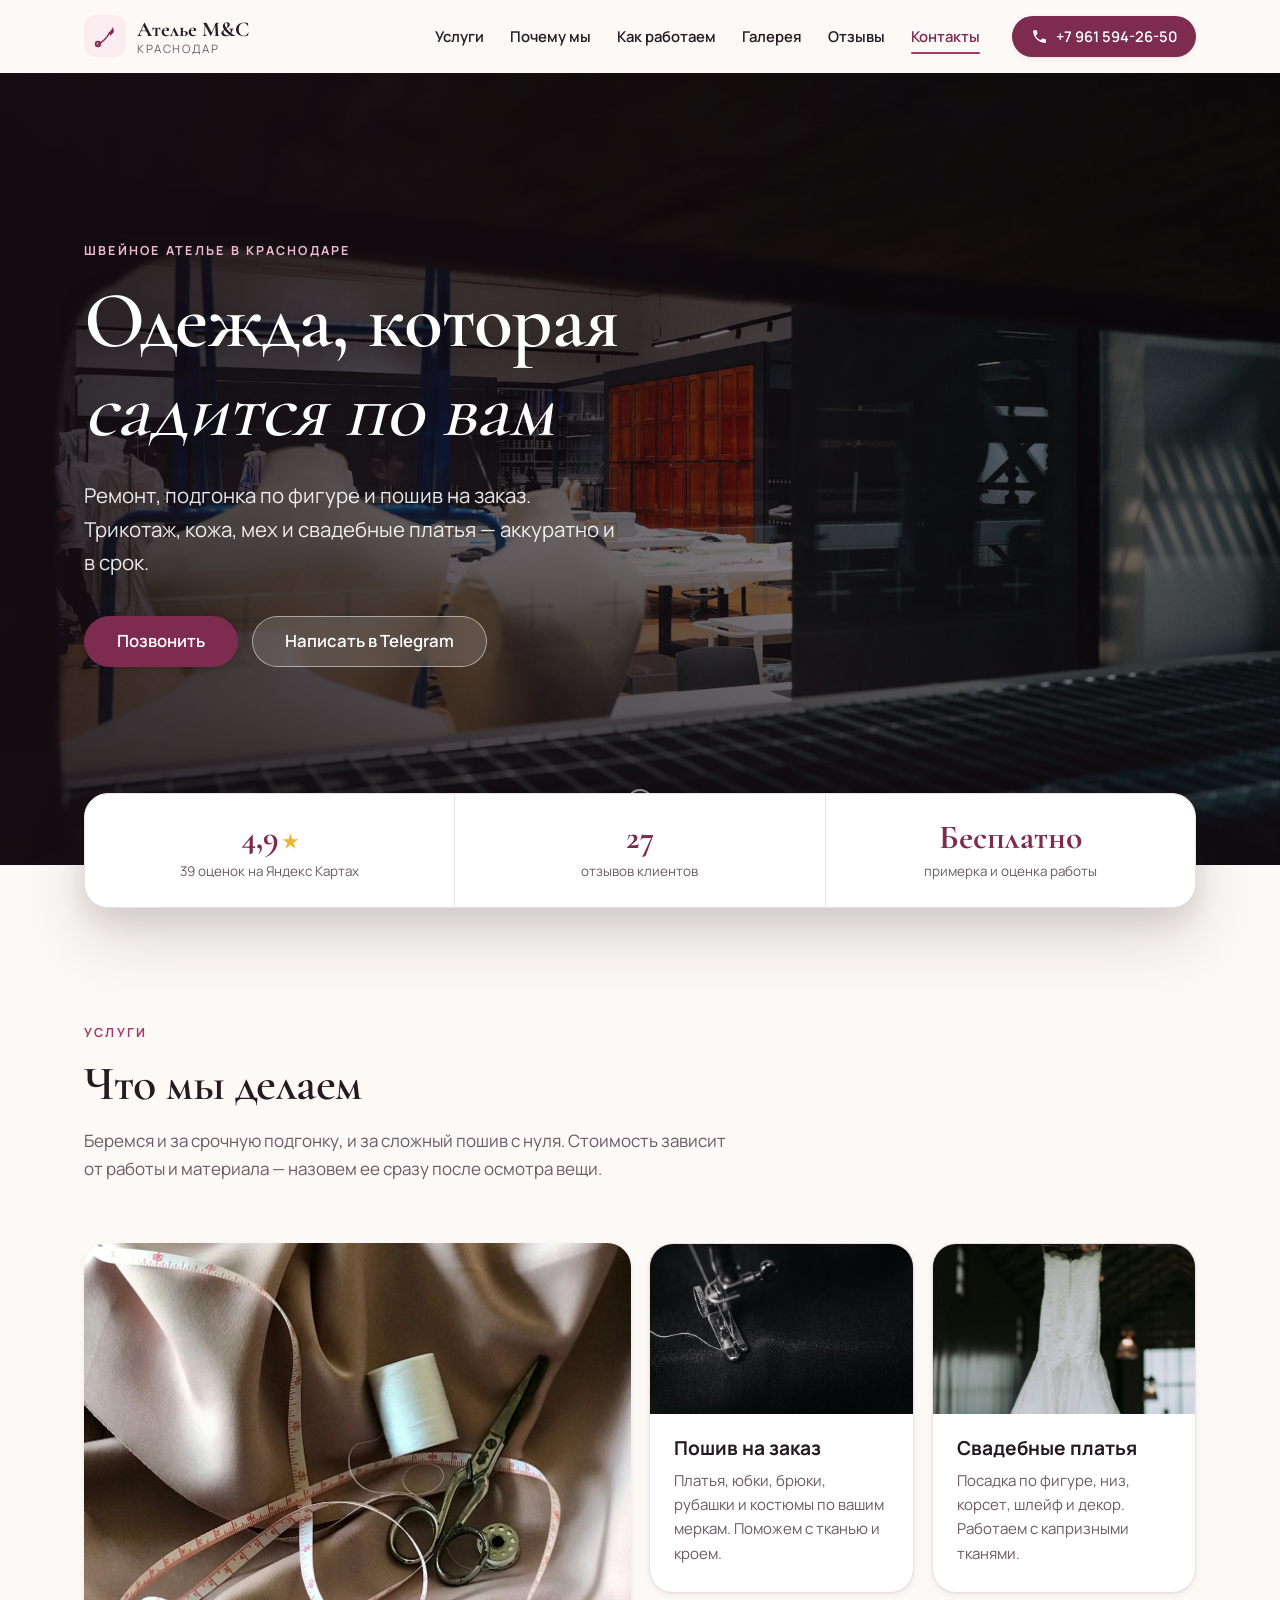
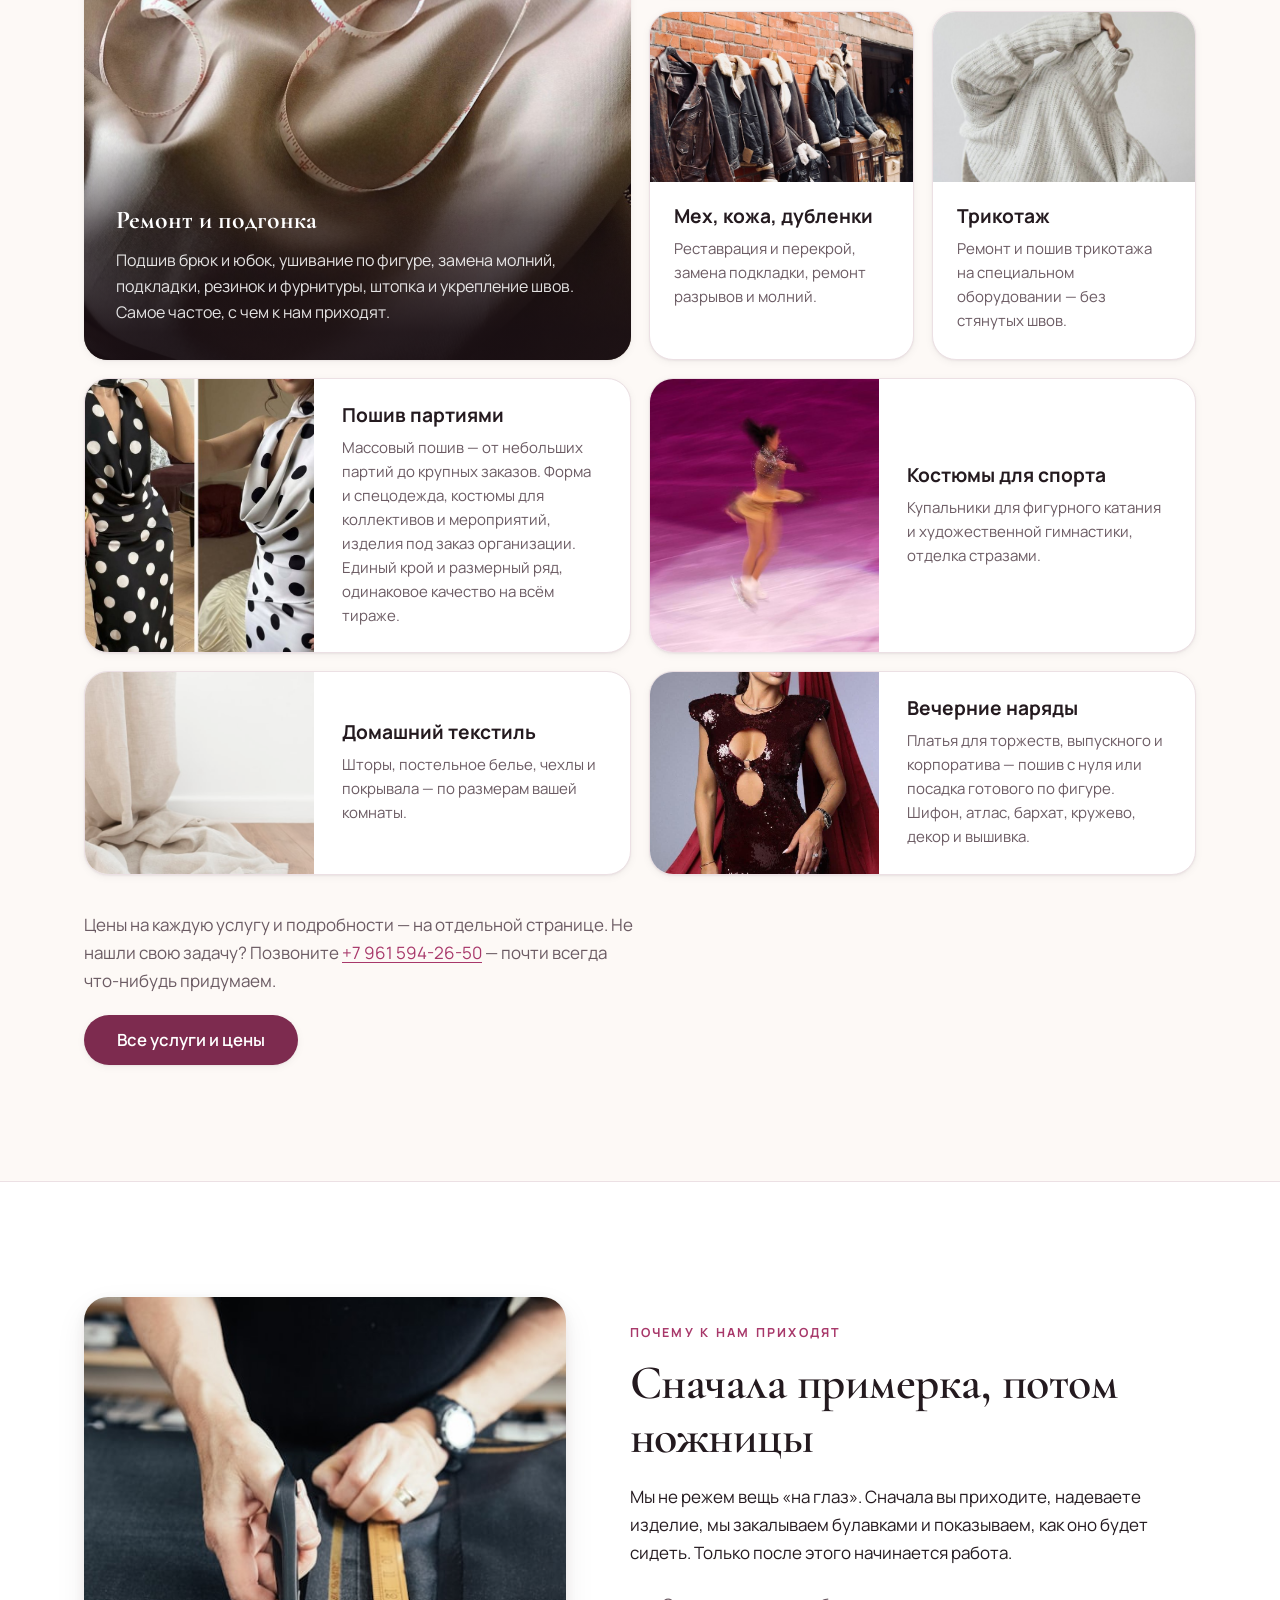
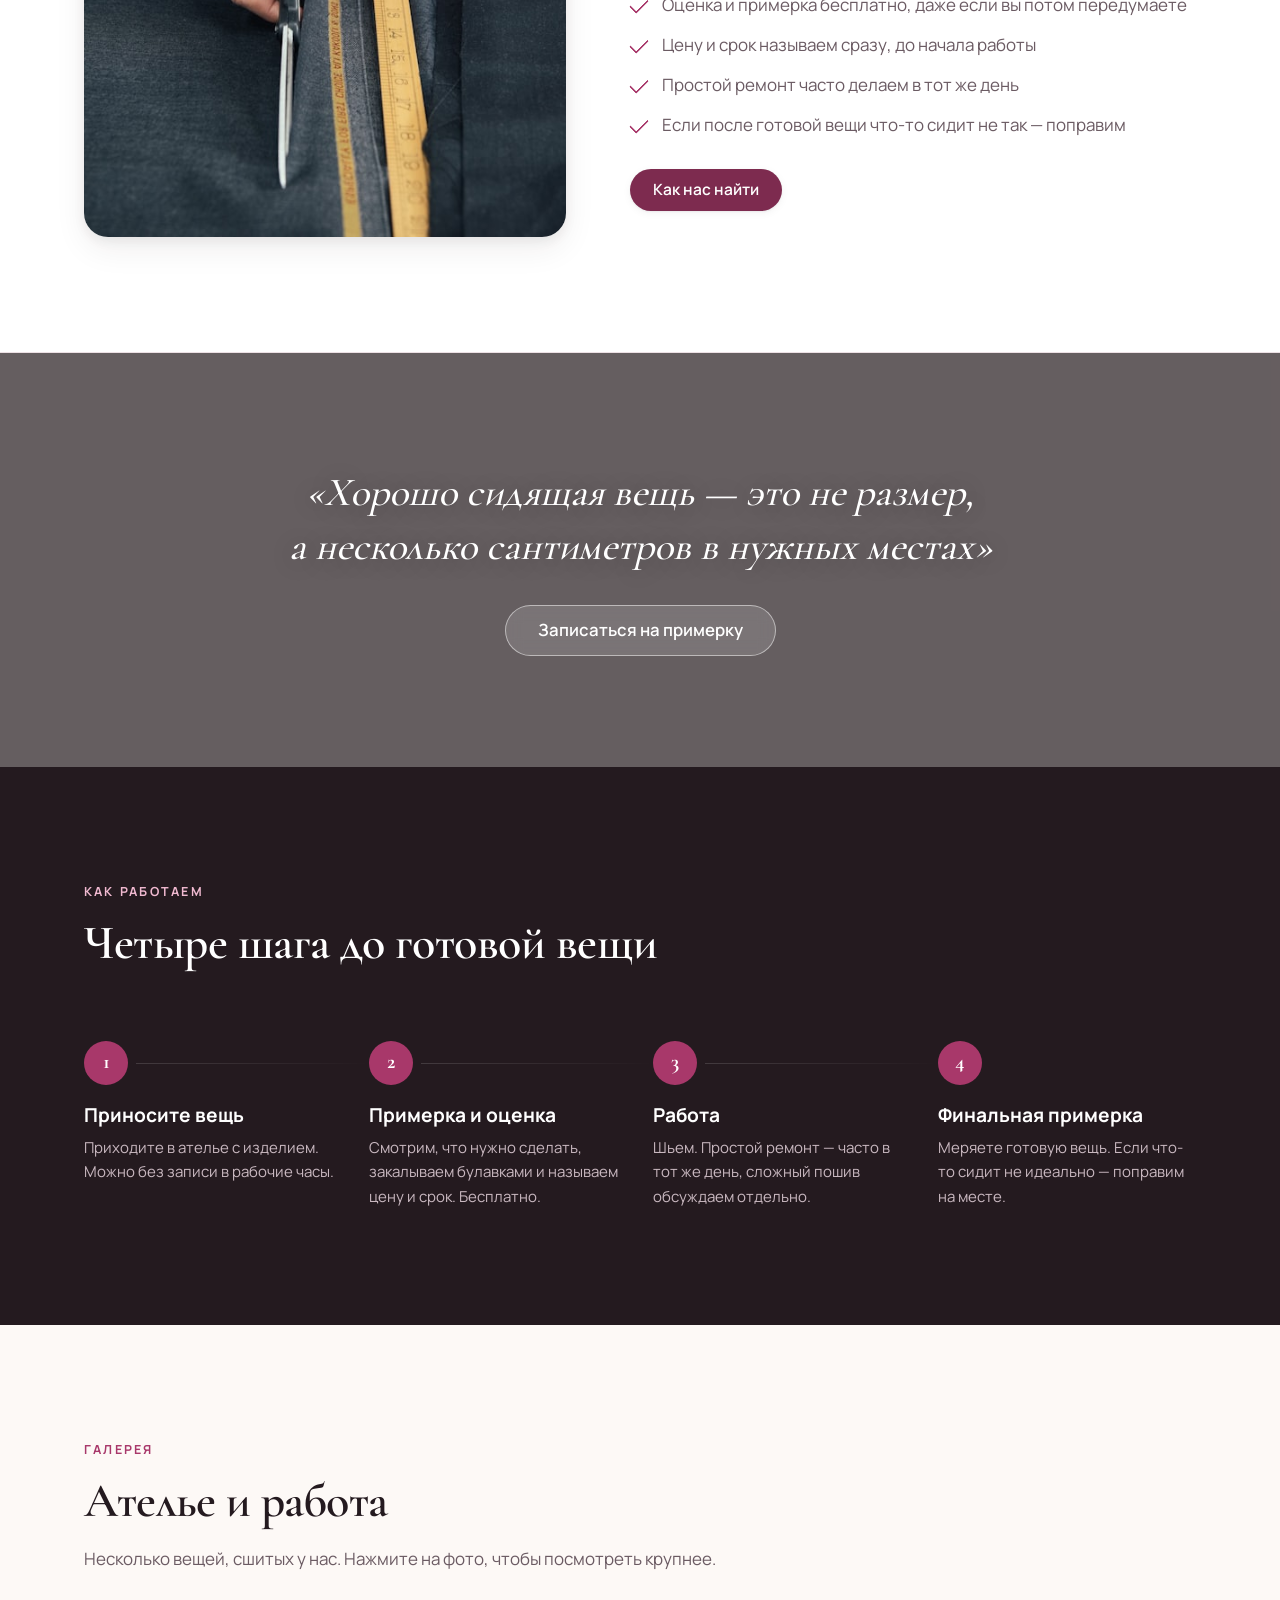
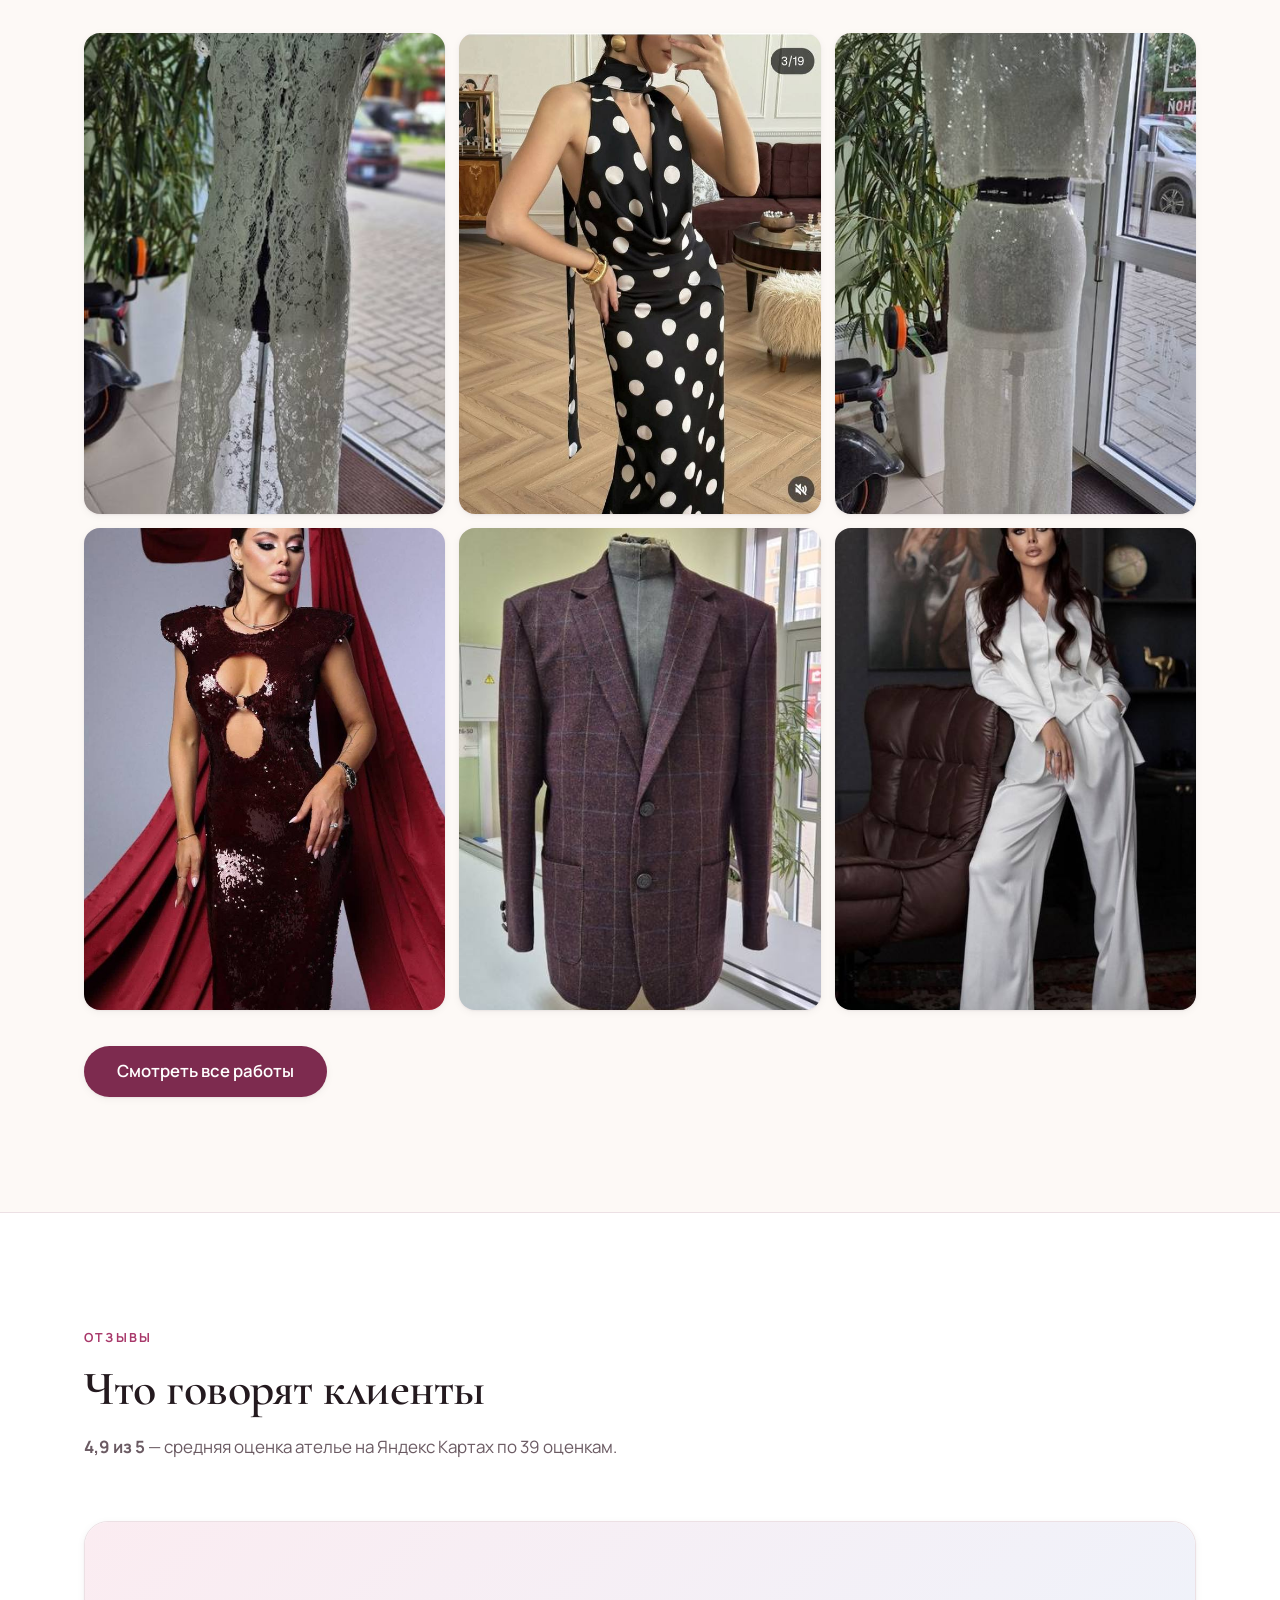
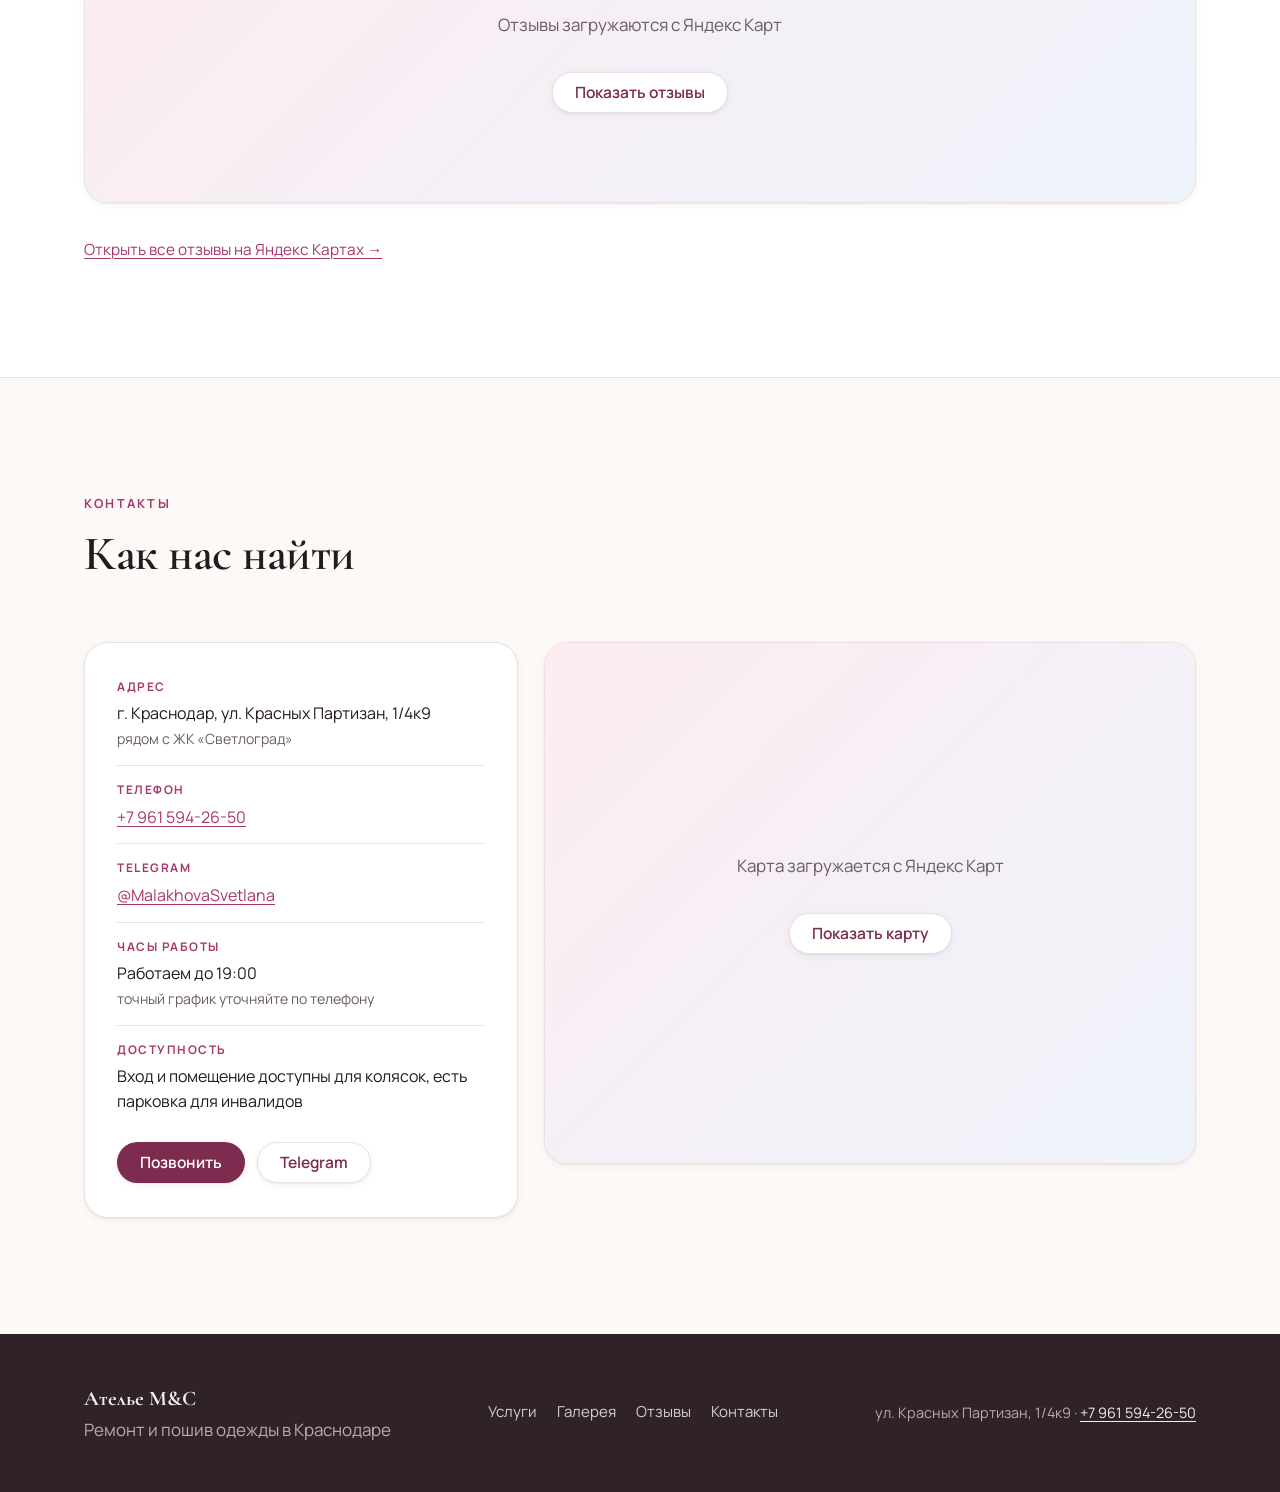
<file: index.html>
<!DOCTYPE html>
<html lang="ru">
<head>
<meta charset="UTF-8">
<meta name="viewport" content="width=device-width, initial-scale=1">
<title>Ателье M&amp;C — ремонт и пошив одежды в Краснодаре</title>
<meta name="description" content="Ателье M&amp;C на ул. Красных Партизан, 1/4к9 в Краснодаре: ремонт и подгонка одежды, пошив на заказ, свадебные платья и вечерние наряды, мех и кожа, трикотаж. Рейтинг 4,9 на Яндекс Картах. Тел. +7 961 594-26-50.">
<link rel="canonical" href="https://atelier-mc.vercel.app/">
<meta name="theme-color" content="#241a1f">

<meta property="og:type" content="website">
<meta property="og:locale" content="ru_RU">
<meta property="og:site_name" content="Ателье M&amp;C">
<meta property="og:title" content="Ателье M&amp;C — ремонт и пошив одежды в Краснодаре">
<meta property="og:description" content="Ремонт, подгонка и пошив одежды на ул. Красных Партизан, 1/4к9. Свадебные платья, мех, кожа, трикотаж. Рейтинг 4,9 на Яндекс Картах.">
<meta property="og:url" content="https://atelier-mc.vercel.app/">
<meta property="og:image" content="https://atelier-mc.vercel.app/og.svg">
<meta name="twitter:card" content="summary_large_image">

<link rel="icon" type="image/svg+xml" href="/favicon.svg">
<link rel="apple-touch-icon" href="/favicon.svg">

<link rel="preload" as="image" href="/photos/hero.jpg">
<link rel="preload" as="font" type="font/woff2" crossorigin href="/fonts/Manrope-400-cyrillic.woff2">
<link rel="preload" as="font" type="font/woff2" crossorigin href="/fonts/CormorantGaramond-700-cyrillic.woff2">
<link rel="stylesheet" href="/fonts/fonts.css">
<link rel="stylesheet" href="/styles.css">
<script>document.documentElement.className+=" js";</script>
</head>
<body>

<a class="skip-link" href="#main">Перейти к содержанию</a>

<header class="site-header" id="top">
  <div class="wrap header-inner">
    <a class="brand" href="#top" aria-label="Ателье M&amp;C — на главную">
      <span class="brand-mark" aria-hidden="true">
        <svg viewBox="0 0 32 32" width="32" height="32" fill="none">
          <path d="M8 25c6-3 10-7 13-13" stroke="currentColor" stroke-width="1.6" stroke-linecap="round"/>
          <path d="M21 12l3-5 1 5-4 4z" fill="currentColor"/>
          <circle cx="9" cy="24" r="2.4" stroke="currentColor" stroke-width="1.6"/>
        </svg>
      </span>
      <span class="brand-text">
        <strong>Ателье M&amp;C</strong>
        <small>Краснодар</small>
      </span>
    </a>

    <nav class="site-nav" id="site-nav" aria-label="Основная навигация">
      <a href="/services">Услуги</a>
      <a href="#why">Почему мы</a>
      <a href="#how">Как работаем</a>
      <a href="/gallery">Галерея</a>
      <a href="#reviews">Отзывы</a>
      <a href="#contacts">Контакты</a>
    </nav>

    <a class="btn btn-primary header-cta" href="tel:+79615942650">
      <svg viewBox="0 0 24 24" width="17" height="17" aria-hidden="true"><path d="M6.6 10.8a15.1 15.1 0 006.6 6.6l2.2-2.2a1 1 0 011-.24 11.4 11.4 0 003.6.58 1 1 0 011 1V20a1 1 0 01-1 1A17 17 0 013 4a1 1 0 011-1h3.5a1 1 0 011 1c0 1.25.2 2.46.57 3.6a1 1 0 01-.25 1z" fill="currentColor"/></svg>
      +7 961 594-26-50
    </a>

    <button class="burger" id="burger" aria-label="Открыть меню" aria-expanded="false" aria-controls="site-nav">
      <span></span><span></span><span></span>
    </button>
  </div>
</header>

<main id="main">

  <!-- ── Hero: фото на весь экран ──────────────────────────── -->
  <section class="hero">
    <div class="hero-media" aria-hidden="true">
      <img src="/photos/hero.jpg"
           alt="" width="1800" height="1200" fetchpriority="high">
    </div>
    <div class="wrap">
     <div class="hero-content">
      <p class="eyebrow light reveal">Швейное ателье в Краснодаре</p>
      <h1 class="reveal">Одежда, которая<br><em>садится по вам</em></h1>
      <p class="lead reveal">Ремонт, подгонка по фигуре и пошив на заказ.
        Трикотаж, кожа, мех и свадебные платья — аккуратно и в срок.</p>
      <div class="hero-actions reveal">
        <a class="btn btn-primary btn-lg" href="tel:+79615942650">Позвонить</a>
        <a class="btn btn-glass btn-lg" href="https://t.me/MalakhovaSvetlana" target="_blank" rel="noopener">Написать в Telegram</a>
      </div>
     </div>
    </div>
    <a class="scroll-hint" href="#services" aria-label="К услугам"><span></span></a>
  </section>

  <!-- ── Цифры: карточка внахлёст на фото ──────────────────── -->
  <div class="wrap">
    <ul class="trust reveal">
      <li>
        <span class="trust-big">4,9<span class="star">★</span></span>
        <span class="trust-sub">39 оценок на Яндекс Картах</span>
      </li>
      <li>
        <span class="trust-big">27</span>
        <span class="trust-sub">отзывов клиентов</span>
      </li>
      <li>
        <span class="trust-big">Бесплатно</span>
        <span class="trust-sub">примерка и оценка работы</span>
      </li>
    </ul>
  </div>

  <!-- ── Услуги: мозаика с фотографиями ────────────────────── -->
  <section id="services" class="section">
    <div class="wrap">
      <header class="section-head reveal">
        <p class="eyebrow">Услуги</p>
        <h2>Что мы делаем</h2>
        <p class="section-lead">Беремся и за срочную подгонку, и за сложный пошив с нуля.
          Стоимость зависит от работы и материала — назовем ее сразу после осмотра вещи.</p>
      </header>

      <div class="services-grid stagger">
        <article class="s-card feature reveal">
          <img class="s-img" src="/photos/s1-remont.jpg"
               alt="Сантиметровая лента и портновские ножницы" loading="lazy" width="1100" height="800">
          <div class="s-overlay">
            <h3>Ремонт и подгонка</h3>
            <p>Подшив брюк и юбок, ушивание по фигуре, замена молний, подкладки, резинок
              и фурнитуры, штопка и укрепление швов. Самое частое, с чем к нам приходят.</p>
          </div>
        </article>

        <article class="s-card reveal">
          <img class="s-img" src="/photos/s2-poshiv.jpg"
               alt="Лапка швейной машины с нитью на темной ткани" loading="lazy" width="700" height="500">
          <div class="s-body">
            <h3>Пошив на заказ</h3>
            <p>Платья, юбки, брюки, рубашки и костюмы по вашим меркам. Поможем с тканью и кроем.</p>
          </div>
        </article>

        <article class="s-card reveal">
          <img class="s-img" src="/photos/s3-svadba.jpg"
               alt="Кружевное свадебное платье на вешалке" loading="lazy" width="700" height="500">
          <div class="s-body">
            <h3>Свадебные платья</h3>
            <p>Посадка по фигуре, низ, корсет, шлейф и декор. Работаем с капризными тканями.</p>
          </div>
        </article>

        <article class="s-card reveal">
          <img class="s-img" src="/photos/s4-kozha.jpg"
               alt="Кожаные куртки на вешалках у кирпичной стены" loading="lazy" width="700" height="500">
          <div class="s-body">
            <h3>Мех, кожа, дубленки</h3>
            <p>Реставрация и перекрой, замена подкладки, ремонт разрывов и молний.</p>
          </div>
        </article>

        <article class="s-card reveal">
          <img class="s-img" src="/photos/s5-trikotazh.jpg"
               alt="Свитер крупной вязки из шерстяной пряжи" loading="lazy" width="700" height="500">
          <div class="s-body">
            <h3>Трикотаж</h3>
            <p>Ремонт и пошив трикотажа на специальном оборудовании — без стянутых швов.</p>
          </div>
        </article>

        <article class="s-card wide reveal">
          <img class="s-img" src="/photos/s9-partii.jpg"
               alt="Одна модель платья, отшитая в двух цветах — чёрном и белом" loading="lazy" width="700" height="500">
          <div class="s-body">
            <h3>Пошив партиями</h3>
            <p>Массовый пошив — от небольших партий до крупных заказов. Форма и спецодежда,
              костюмы для коллективов и мероприятий, изделия под заказ организации.
              Единый крой и размерный ряд, одинаковое качество на всём тираже.</p>
          </div>
        </article>

        <article class="s-card wide reveal">
          <img class="s-img" src="/photos/s6-sport.jpg"
               alt="Фигуристка в блестящем костюме на льду" loading="lazy" width="700" height="500">
          <div class="s-body">
            <h3>Костюмы для спорта</h3>
            <p>Купальники для фигурного катания и художественной гимнастики, отделка стразами.</p>
          </div>
        </article>

        <article class="s-card wide reveal">
          <img class="s-img" src="/photos/s7-tekstil.jpg"
               alt="Бежевая штора из плотной ткани" loading="lazy" width="700" height="500">
          <div class="s-body">
            <h3>Домашний текстиль</h3>
            <p>Шторы, постельное белье, чехлы и покрывала — по размерам вашей комнаты.</p>
          </div>
        </article>

        <article class="s-card wide reveal">
          <img class="s-img" src="/photos/s8-vecher.jpg"
               alt="Вечернее платье из бордовых пайеток с вырезами" loading="lazy" width="900" height="600">
          <div class="s-body">
            <h3>Вечерние наряды</h3>
            <p>Платья для торжеств, выпускного и корпоратива — пошив с нуля
              или посадка готового по фигуре. Шифон, атлас, бархат, кружево, декор и вышивка.</p>
          </div>
        </article>
      </div>

      <div class="gallery-cta reveal">
        <p class="section-lead">Цены на каждую услугу и подробности — на отдельной странице.
          Не нашли свою задачу? Позвоните <a href="tel:+79615942650">+7 961 594-26-50</a> —
          почти всегда что-нибудь придумаем.</p>
        <a class="btn btn-primary btn-lg" href="/services">Все услуги и цены</a>
      </div>
    </div>
  </section>

  <!-- ── Почему мы: текст и фото рядом ─────────────────────── -->
  <section id="why" class="section section-alt">
    <div class="wrap split">
      <div class="split-media reveal">
        <img src="/photos/why-raskroy.jpg"
             alt="Раскрой ткани портновскими ножницами" loading="lazy" width="900" height="1100">
      </div>
      <div class="split-text reveal">
        <p class="eyebrow">Почему к нам приходят</p>
        <h2>Сначала примерка, потом ножницы</h2>
        <p>Мы не режем вещь «на глаз». Сначала вы приходите, надеваете изделие,
          мы закалываем булавками и показываем, как оно будет сидеть. Только после
          этого начинается работа.</p>
        <ul class="ticks">
          <li>Оценка и примерка бесплатно, даже если вы потом передумаете</li>
          <li>Цену и срок называем сразу, до начала работы</li>
          <li>Простой ремонт часто делаем в тот же день</li>
          <li>Если после готовой вещи что-то сидит не так — поправим</li>
        </ul>
        <a class="btn btn-primary" href="#contacts">Как нас найти</a>
      </div>
    </div>
  </section>

  <!-- ── Баннер во всю ширину ──────────────────────────────── -->
  <section class="banner" aria-label="О мастерской">
    <div class="wrap banner-inner reveal">
      <p class="banner-quote">«Хорошо сидящая вещь — это не размер,<br>а несколько сантиметров в нужных местах»</p>
      <button class="btn btn-glass btn-lg" type="button" data-open-contacts>Записаться на примерку</button>
    </div>
  </section>

  <!-- ── Как работаем: тёмная секция ───────────────────────── -->
  <section id="how" class="section section-dark">
    <div class="wrap">
      <header class="section-head reveal">
        <p class="eyebrow light">Как работаем</p>
        <h2>Четыре шага до готовой вещи</h2>
      </header>

      <ol class="steps stagger">
        <li class="step reveal"><span class="step-num">1</span>
          <h3>Приносите вещь</h3>
          <p>Приходите в ателье с изделием. Можно без записи в рабочие часы.</p>
        </li>
        <li class="step reveal"><span class="step-num">2</span>
          <h3>Примерка и оценка</h3>
          <p>Смотрим, что нужно сделать, закалываем булавками и называем цену и срок. Бесплатно.</p>
        </li>
        <li class="step reveal"><span class="step-num">3</span>
          <h3>Работа</h3>
          <p>Шьем. Простой ремонт — часто в тот же день, сложный пошив обсуждаем отдельно.</p>
        </li>
        <li class="step reveal"><span class="step-num">4</span>
          <h3>Финальная примерка</h3>
          <p>Меряете готовую вещь. Если что-то сидит не идеально — поправим на месте.</p>
        </li>
      </ol>
    </div>
  </section>

  <!-- ── Галерея: витрина, полная — на /gallery ─────────── -->
  <section id="gallery" class="section">
    <div class="wrap">
      <header class="section-head reveal">
        <p class="eyebrow">Галерея</p>
        <h2>Ателье и работа</h2>
        <p class="section-lead">Несколько вещей, сшитых у нас. Нажмите на фото, чтобы посмотреть крупнее.</p>
      </header>

      <div class="gallery teaser stagger">
        <button class="shot reveal" type="button" data-full="/photos/own1-kruzhevo-big.jpg">
          <img src="/photos/own1-kruzhevo.jpg" alt="Кружевное платье в пол с накидкой на пуговицах, сшитое в ателье" loading="lazy">
        </button>
        <button class="shot reveal" type="button" data-full="/photos/b02-goroh-cherny-big.jpg">
          <img src="/photos/b02-goroh-cherny.jpg" alt="Чёрное платье в крупный горох" loading="lazy">
        </button>
        <button class="shot reveal" type="button" data-full="/photos/own2-payetki-big.jpg">
          <img src="/photos/own2-payetki.jpg" alt="Комплект из пайеток: топ и длинная юбка" loading="lazy">
        </button>
        <button class="shot reveal" type="button" data-full="/photos/b12-payetki-bordo-big.jpg">
          <img src="/photos/b12-payetki-bordo.jpg" alt="Вечернее платье из бордовых пайеток" loading="lazy">
        </button>
        <button class="shot reveal" type="button" data-full="/photos/own5-pidzhak-tvid-big.jpg">
          <img src="/photos/own5-pidzhak-tvid.jpg" alt="Мужской пиджак из твида в клетку" loading="lazy">
        </button>
        <button class="shot reveal" type="button" data-full="/photos/b04-kostyum-bely-big.jpg">
          <img src="/photos/b04-kostyum-bely.jpg" alt="Белый костюм: жакет и широкие брюки" loading="lazy">
        </button>
      </div>

      <div class="gallery-cta reveal">
        <a class="btn btn-primary btn-lg" href="/gallery">Смотреть все работы</a>
      </div>
    </div>
  </section>

  <!-- ── Отзывы ────────────────────────────────────────────── -->
  <section id="reviews" class="section section-alt">
    <div class="wrap">
      <header class="section-head reveal">
        <p class="eyebrow">Отзывы</p>
        <h2>Что говорят клиенты</h2>
        <p class="section-lead">
          <strong>4,9 из 5</strong> — средняя оценка ателье на Яндекс Картах по 39 оценкам.
        </p>
      </header>

      <div class="embed reveal"
           data-embed="https://yandex.ru/maps-reviews-widget/99204790133?comments"
           data-embed-title="Отзывы об ателье M&amp;C на Яндекс Картах"
           data-embed-height="650">
        <div class="embed-placeholder">
          <p>Отзывы загружаются с Яндекс Карт</p>
          <button class="btn btn-ghost" type="button" data-embed-load>Показать отзывы</button>
        </div>
      </div>

      <p class="note reveal">
        <a href="https://yandex.ru/maps/org/99204790133/reviews/" target="_blank" rel="noopener">
          Открыть все отзывы на Яндекс Картах →</a>
      </p>
    </div>
  </section>

  <!-- ── Контакты ──────────────────────────────────────────── -->
  <section id="contacts" class="section">
    <div class="wrap">
      <header class="section-head reveal">
        <p class="eyebrow">Контакты</p>
        <h2>Как нас найти</h2>
      </header>

      <div class="contacts-grid">
        <div class="contact-card reveal">
          <dl class="contact-list">
            <div>
              <dt>Адрес</dt>
              <dd>г. Краснодар, ул. Красных Партизан, 1/4к9<br>
                <span class="muted">рядом с ЖК «Светлоград»</span></dd>
            </div>
            <div>
              <dt>Телефон</dt>
              <dd><a href="tel:+79615942650">+7 961 594-26-50</a></dd>
            </div>
            <div>
              <dt>Telegram</dt>
              <dd><a href="https://t.me/MalakhovaSvetlana" target="_blank" rel="noopener">@MalakhovaSvetlana</a></dd>
            </div>
            <div>
              <dt>Часы работы</dt>
              <!-- TODO: подставьте точный график, см. README.md -->
              <dd>Работаем до 19:00<br>
                <span class="muted">точный график уточняйте по телефону</span></dd>
            </div>
            <div>
              <dt>Доступность</dt>
              <dd>Вход и помещение доступны для колясок, есть парковка для инвалидов</dd>
            </div>
          </dl>

          <div class="contact-actions">
            <a class="btn btn-primary" href="tel:+79615942650">Позвонить</a>
            <a class="btn btn-ghost" href="https://t.me/MalakhovaSvetlana" target="_blank" rel="noopener">Telegram</a>
          </div>
        </div>

        <div class="embed embed-map reveal"
             data-embed="https://yandex.ru/map-widget/v1/?ll=38.899008%2C45.081102&mode=poi&poi%5Bpoint%5D=38.898582%2C45.081387&poi%5Buri%5D=ymapsbm1%3A%2F%2Forg%3Foid%3D99204790133&z=17"
             data-embed-title="Ателье M&amp;C на карте Краснодара"
             data-embed-height="520">
          <div class="embed-placeholder">
            <p>Карта загружается с Яндекс Карт</p>
            <button class="btn btn-ghost" type="button" data-embed-load>Показать карту</button>
          </div>
        </div>
      </div>
    </div>
  </section>

</main>

<footer class="site-footer">
  <div class="wrap footer-inner">
    <div>
      <strong>Ателье M&amp;C</strong>
      <p class="muted">Ремонт и пошив одежды в Краснодаре</p>
    </div>
    <nav class="footer-nav" aria-label="Навигация в подвале">
      <a href="/services">Услуги</a>
      <a href="/gallery">Галерея</a>
      <a href="#reviews">Отзывы</a>
      <a href="#contacts">Контакты</a>
    </nav>
    <p class="muted small">ул. Красных Партизан, 1/4к9 · <a href="tel:+79615942650">+7 961 594-26-50</a></p>
  </div>
</footer>

<div class="action-bar">
  <a class="btn btn-primary" href="tel:+79615942650">Позвонить</a>
  <a class="btn btn-tg" href="https://t.me/MalakhovaSvetlana" target="_blank" rel="noopener">Telegram</a>
</div>

<!-- ── Окно «Написать нам» ─────────────────────────────────── -->
<div class="modal" id="contact-modal" role="dialog" aria-modal="true" aria-labelledby="cm-title" hidden>
  <div class="modal-card">
    <button class="modal-close" type="button" aria-label="Закрыть">✕</button>
    <h2 id="cm-title">Записаться на примерку</h2>
    <p>Выберите, где вам удобнее написать. Ответим в рабочее время.</p>

    <ul class="channels">
      <li>
        <a class="channel channel-tg" href="https://t.me/MalakhovaSvetlana" target="_blank" rel="noopener">
          <span class="channel-icon" aria-hidden="true">
            <svg viewBox="0 0 24 24" width="21" height="21" fill="currentColor"><path d="M21.9 4.3l-3.1 14.8c-.2 1-.9 1.3-1.7.8l-4.7-3.5-2.3 2.2c-.3.3-.5.5-1 .5l.3-4.9 8.9-8c.4-.3-.1-.5-.6-.2L6.7 12.9l-4.7-1.5c-1-.3-1-1 .2-1.5l18.4-7.1c.9-.3 1.6.2 1.3 1.5z"/></svg>
          </span>
          <span class="channel-text"><strong>Telegram</strong><small>@MalakhovaSvetlana</small></span>
        </a>
      </li>
      <li>
        <a class="channel channel-wa" href="https://wa.me/79615942650" target="_blank" rel="noopener">
          <span class="channel-icon" aria-hidden="true">
            <svg viewBox="0 0 24 24" width="21" height="21" fill="currentColor"><path d="M12 2a10 10 0 00-8.6 15l-1.3 4.7 4.8-1.3A10 10 0 1012 2zm5.8 14.2c-.2.7-1.2 1.3-1.9 1.4-.5.1-1.2.2-3.4-.7-2.9-1.2-4.7-4.1-4.9-4.3-.1-.2-1.1-1.5-1.1-2.8s.7-2 .9-2.2c.2-.3.5-.3.7-.3h.5c.2 0 .4 0 .6.5l.8 2c.1.2.1.4 0 .5l-.3.5-.4.4c-.1.1-.3.3-.1.6.2.3.8 1.3 1.7 2.1 1.2 1 2.1 1.4 2.4 1.5.2.1.4.1.6-.1l.8-1c.2-.2.3-.2.6-.1l2 1c.3.1.4.2.5.3 0 .1 0 .6-.3 1.3z"/></svg>
          </span>
          <span class="channel-text"><strong>WhatsApp</strong><small>+7 961 594-26-50</small></span>
        </a>
      </li>
      <!-- ВКонтакте: пришлите адрес вашей страницы и раскомментируйте этот блок,
           подставив ссылку вместо ССЫЛКА_НА_ВК
      <li>
        <a class="channel channel-vk" href="ССЫЛКА_НА_ВК" target="_blank" rel="noopener">
          <span class="channel-icon" aria-hidden="true">
            <svg viewBox="0 0 24 24" width="21" height="21" fill="currentColor"><path d="M12.8 16.6c-5 0-8.2-3.5-8.3-9.3h2.6c.1 4.3 2 6.1 3.4 6.5V7.3h2.4v3.6c1.4-.2 2.9-1.8 3.4-3.6h2.4c-.4 2.2-1.9 3.8-3 4.5 1.1.5 2.8 1.9 3.5 4.8h-2.7c-.5-1.8-1.8-3.2-3.6-3.4v3.4h-.1z"/></svg>
          </span>
          <span class="channel-text"><strong>ВКонтакте</strong><small>написать в сообщения</small></span>
        </a>
      </li>
      -->
      <li>
        <a class="channel channel-tel" href="tel:+79615942650">
          <span class="channel-icon" aria-hidden="true">
            <svg viewBox="0 0 24 24" width="21" height="21" fill="currentColor"><path d="M6.6 10.8a15.1 15.1 0 006.6 6.6l2.2-2.2a1 1 0 011-.24 11.4 11.4 0 003.6.58 1 1 0 011 1V20a1 1 0 01-1 1A17 17 0 013 4a1 1 0 011-1h3.5a1 1 0 011 1c0 1.25.2 2.46.57 3.6a1 1 0 01-.25 1z"/></svg>
          </span>
          <span class="channel-text"><strong>Позвонить</strong><small>+7 961 594-26-50</small></span>
        </a>
      </li>
    </ul>

    <p class="modal-note">Примерка и оценка работы — бесплатно</p>
  </div>
</div>

<div class="lightbox" id="lightbox" role="dialog" aria-modal="true" aria-label="Просмотр фотографии" hidden>
  <button class="lb-close" type="button" aria-label="Закрыть">✕</button>
  <button class="lb-nav lb-prev" type="button" aria-label="Предыдущее фото">‹</button>
  <img class="lb-img" alt="">
  <button class="lb-nav lb-next" type="button" aria-label="Следующее фото">›</button>
  <p class="lb-caption" aria-live="polite"></p>
</div>

<script type="application/ld+json">
{
  "@context": "https://schema.org",
  "@type": "ClothingStore",
  "name": "Ателье M&C",
  "description": "Ремонт, подгонка и пошив одежды в Краснодаре: свадебные платья и вечерние наряды, мех, кожа, трикотаж, пошив партиями, домашний текстиль.",
  "url": "https://atelier-mc.vercel.app/",
  "telephone": "+7-961-594-26-50",
  "image": "https://atelier-mc.vercel.app/og.svg",
  "address": {
    "@type": "PostalAddress",
    "streetAddress": "ул. Красных Партизан, 1/4к9",
    "addressLocality": "Краснодар",
    "postalCode": "350012",
    "addressCountry": "RU"
  },
  "geo": { "@type": "GeoCoordinates", "latitude": 45.081387, "longitude": 38.898582 },
  "sameAs": [
    "https://t.me/MalakhovaSvetlana",
    "https://yandex.ru/maps/org/99204790133/"
  ]
}
</script>

<script src="/app.js" defer></script>
</body>
</html>
</file>
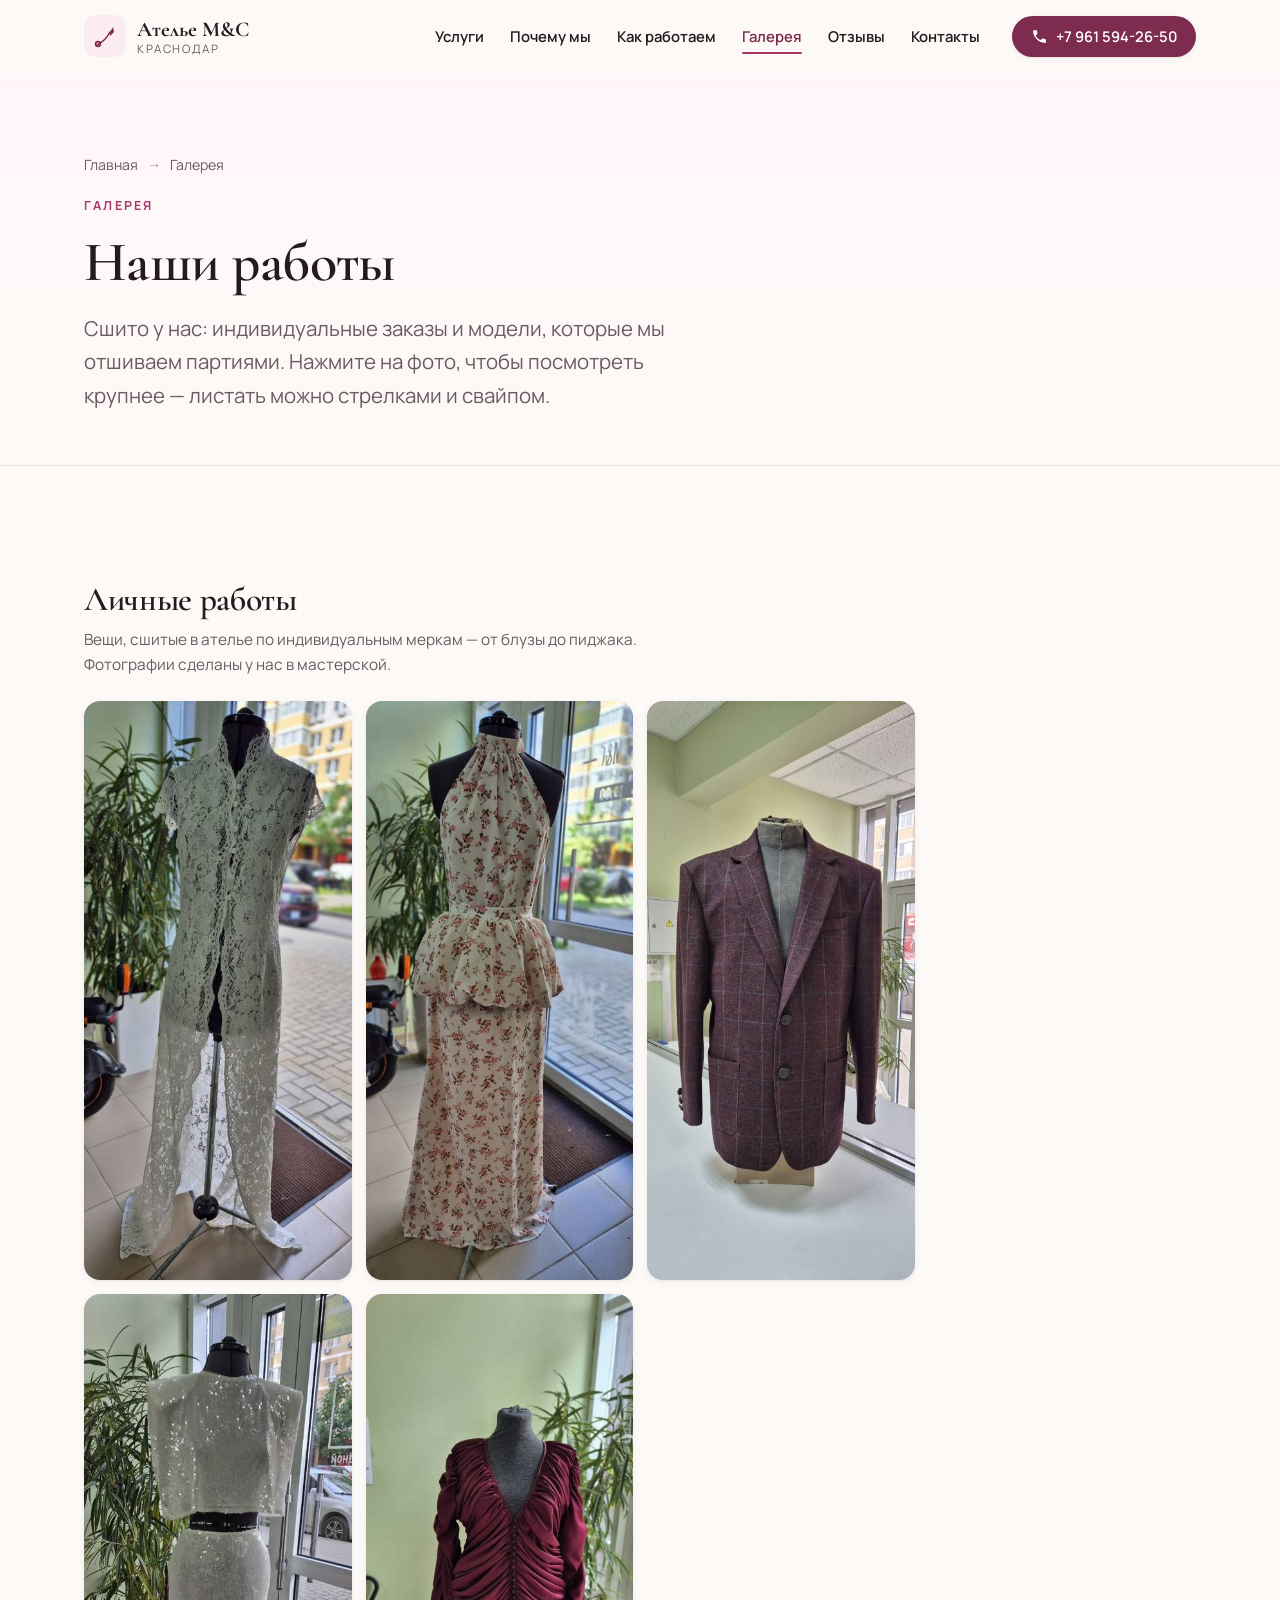
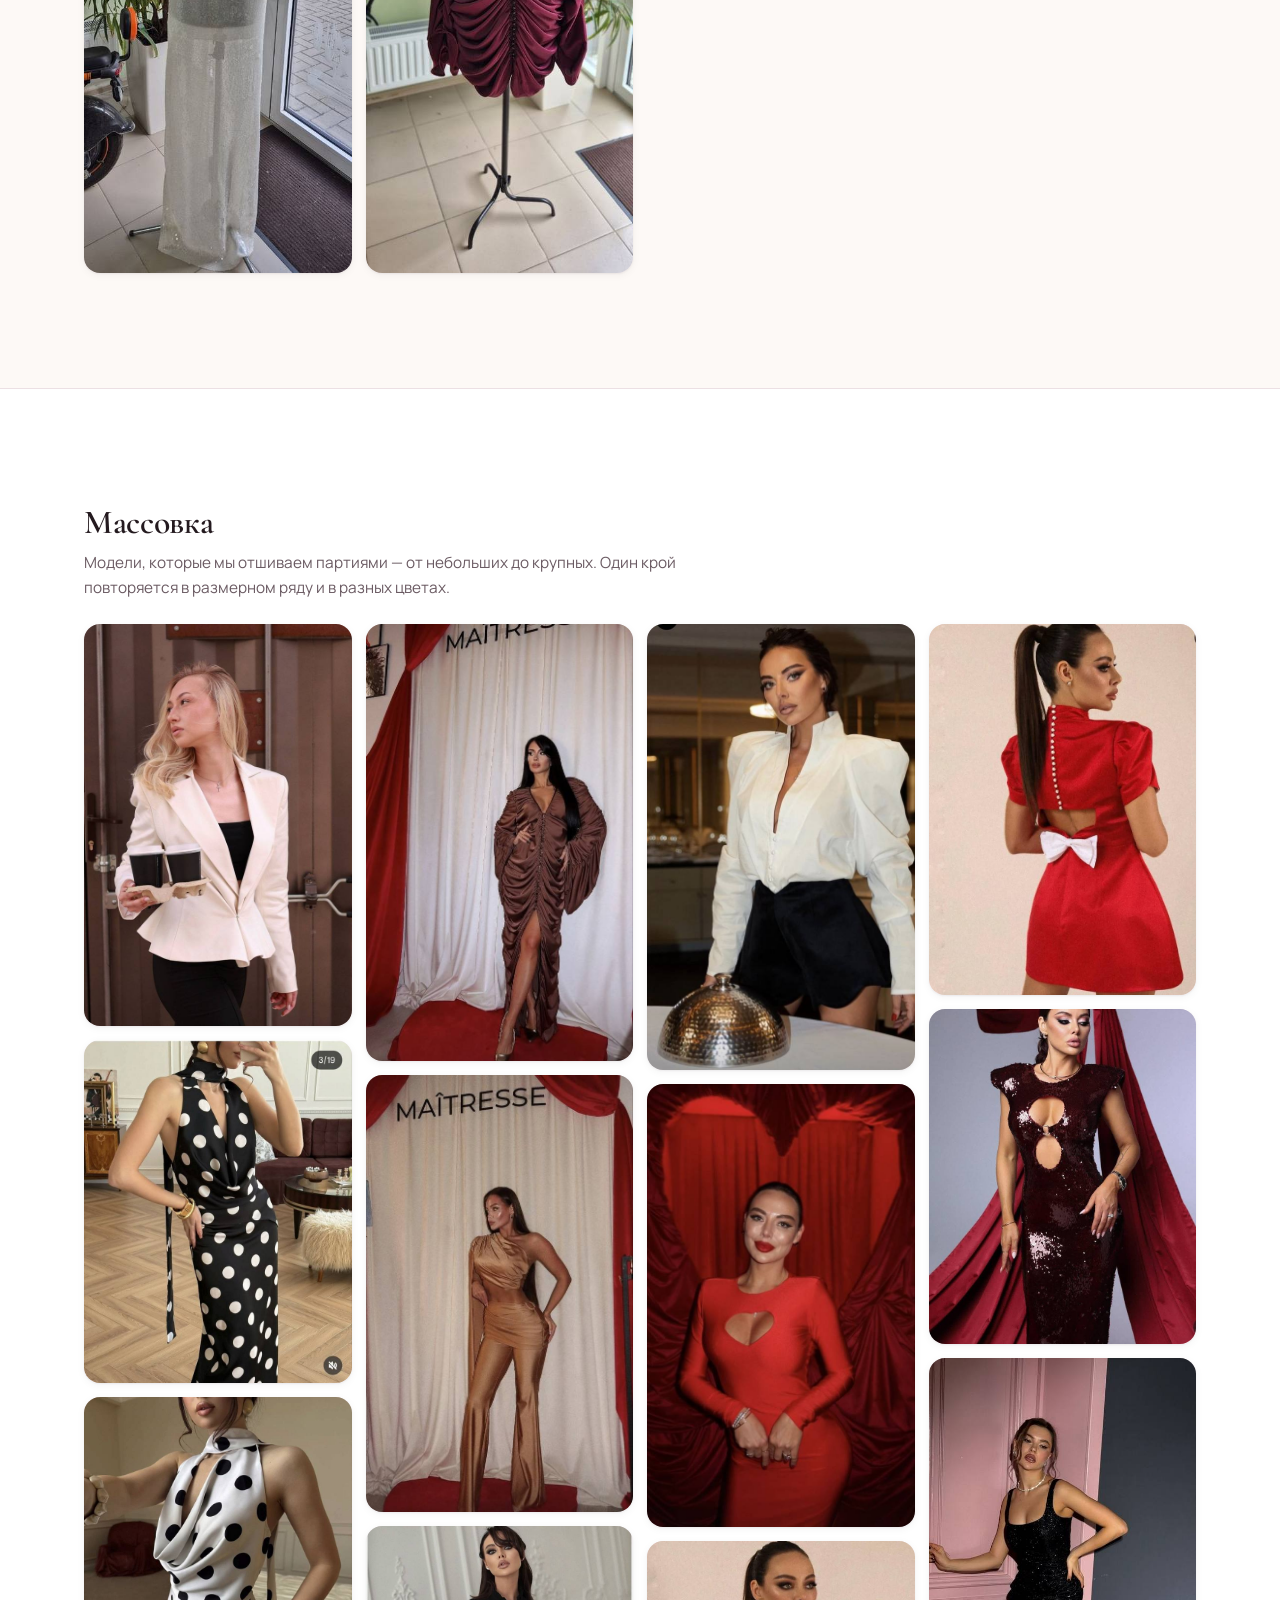
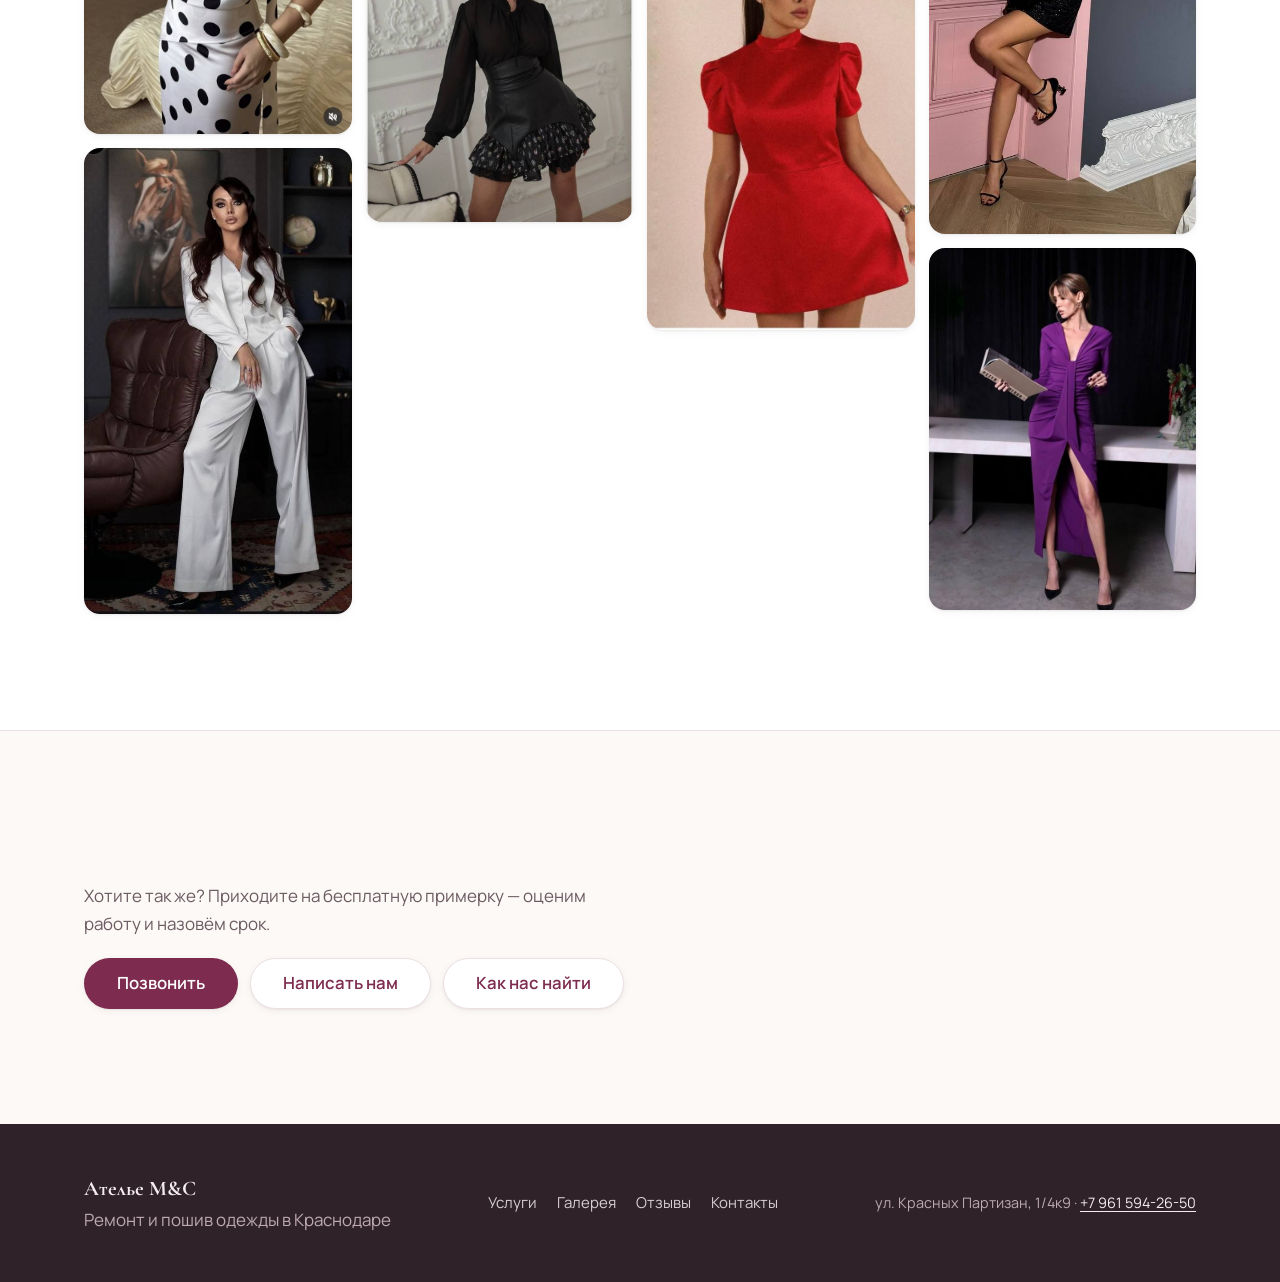
<file: gallery.html>
<!DOCTYPE html>
<html lang="ru">
<head>
<meta charset="UTF-8">
<meta name="viewport" content="width=device-width, initial-scale=1">
<title>Галерея работ — Ателье M&amp;C, Краснодар</title>
<meta name="description" content="Работы ателье M&amp;C в Краснодаре: платья, костюмы, блузы и жакеты — индивидуальный пошив и отшив партиями. Ремонт и пошив одежды на ул. Красных Партизан, 1/4к9. Тел. +7 961 594-26-50.">
<link rel="canonical" href="https://atelier-mc.vercel.app/gallery">
<meta name="theme-color" content="#241a1f">

<meta property="og:type" content="website">
<meta property="og:locale" content="ru_RU">
<meta property="og:site_name" content="Ателье M&amp;C">
<meta property="og:title" content="Галерея работ — Ателье M&amp;C, Краснодар">
<meta property="og:description" content="Платья, костюмы, блузы и жакеты, сшитые в ателье M&amp;C — личные работы и массовка.">
<meta property="og:url" content="https://atelier-mc.vercel.app/gallery">
<meta property="og:image" content="https://atelier-mc.vercel.app/photos/own1-kruzhevo-big.jpg">
<meta name="twitter:card" content="summary_large_image">

<link rel="icon" type="image/svg+xml" href="/favicon.svg">
<link rel="apple-touch-icon" href="/favicon.svg">

<link rel="preload" as="font" type="font/woff2" crossorigin href="/fonts/Manrope-400-cyrillic.woff2">
<link rel="preload" as="font" type="font/woff2" crossorigin href="/fonts/CormorantGaramond-700-cyrillic.woff2">
<link rel="stylesheet" href="/fonts/fonts.css">
<link rel="stylesheet" href="/styles.css">
<script>document.documentElement.className+=" js";</script>
</head>
<body>

<a class="skip-link" href="#main">Перейти к содержанию</a>

<header class="site-header" id="top">
  <div class="wrap header-inner">
    <a class="brand" href="/" aria-label="Ателье M&amp;C — на главную">
      <span class="brand-mark" aria-hidden="true">
        <svg viewBox="0 0 32 32" width="32" height="32" fill="none">
          <path d="M8 25c6-3 10-7 13-13" stroke="currentColor" stroke-width="1.6" stroke-linecap="round"/>
          <path d="M21 12l3-5 1 5-4 4z" fill="currentColor"/>
          <circle cx="9" cy="24" r="2.4" stroke="currentColor" stroke-width="1.6"/>
        </svg>
      </span>
      <span class="brand-text">
        <strong>Ателье M&amp;C</strong>
        <small>Краснодар</small>
      </span>
    </a>

    <nav class="site-nav" id="site-nav" aria-label="Основная навигация">
      <a href="/services">Услуги</a>
      <a href="/#why">Почему мы</a>
      <a href="/#how">Как работаем</a>
      <a href="/gallery" class="is-active" aria-current="page">Галерея</a>
      <a href="/#reviews">Отзывы</a>
      <a href="/#contacts">Контакты</a>
    </nav>

    <a class="btn btn-primary header-cta" href="tel:+79615942650">
      <svg viewBox="0 0 24 24" width="17" height="17" aria-hidden="true"><path d="M6.6 10.8a15.1 15.1 0 006.6 6.6l2.2-2.2a1 1 0 011-.24 11.4 11.4 0 003.6.58 1 1 0 011 1V20a1 1 0 01-1 1A17 17 0 013 4a1 1 0 011-1h3.5a1 1 0 011 1c0 1.25.2 2.46.57 3.6a1 1 0 01-.25 1z" fill="currentColor"/></svg>
      +7 961 594-26-50
    </a>

    <button class="burger" id="burger" aria-label="Открыть меню" aria-expanded="false" aria-controls="site-nav">
      <span></span><span></span><span></span>
    </button>
  </div>
</header>

<main id="main">

  <section class="page-head">
    <div class="wrap">
      <nav class="crumbs" aria-label="Вы здесь">
        <a href="/">Главная</a> <span aria-hidden="true">→</span> Галерея
      </nav>
      <p class="eyebrow">Галерея</p>
      <h1>Наши работы</h1>
      <p class="lead">Сшито у нас: индивидуальные заказы и модели, которые мы отшиваем партиями.
        Нажмите на фото, чтобы посмотреть крупнее — листать можно стрелками и свайпом.</p>
    </div>
  </section>

  <section class="section">
    <div class="wrap">
      <header class="subhead reveal">
        <h2>Личные работы</h2>
        <p>Вещи, сшитые в ателье по индивидуальным меркам — от блузы до пиджака.
          Фотографии сделаны у нас в мастерской.</p>
      </header>
      <div class="masonry stagger">
        <button class="shot reveal" type="button" data-full="/photos/own1-kruzhevo-big.jpg">
          <img src="/photos/own1-kruzhevo.jpg" alt="Кружевное платье в пол с накидкой на пуговицах, сшитое в ателье" loading="lazy">
        </button>
        <button class="shot reveal" type="button" data-full="/photos/own2-payetki-big.jpg">
          <img src="/photos/own2-payetki.jpg" alt="Комплект из пайеток: топ и длинная юбка" loading="lazy">
        </button>
        <button class="shot reveal" type="button" data-full="/photos/own3-shifon-cvety-big.jpg">
          <img src="/photos/own3-shifon-cvety.jpg" alt="Шифоновое платье в цветочек с баской" loading="lazy">
        </button>
        <button class="shot reveal" type="button" data-full="/photos/own4-bluza-bordo-big.jpg">
          <img src="/photos/own4-bluza-bordo.jpg" alt="Блуза цвета бордо с драпировкой и рукавами-буфами" loading="lazy">
        </button>
        <button class="shot reveal" type="button" data-full="/photos/own5-pidzhak-tvid-big.jpg">
          <img src="/photos/own5-pidzhak-tvid.jpg" alt="Мужской пиджак из твида в клетку" loading="lazy">
        </button>
      </div>
    </div>
  </section>

  <section class="section section-alt">
    <div class="wrap">
      <header class="subhead reveal">
        <h2>Массовка</h2>
        <p>Модели, которые мы отшиваем партиями — от небольших до крупных.
          Один крой повторяется в размерном ряду и в разных цветах.</p>
      </header>
      <div class="masonry stagger">
        <button class="shot reveal" type="button" data-full="/photos/b01-zhaket-krem-big.jpg">
          <img src="/photos/b01-zhaket-krem.jpg" alt="Кремовый жакет приталенного кроя" loading="lazy">
        </button>
        <button class="shot reveal" type="button" data-full="/photos/b02-goroh-cherny-big.jpg">
          <img src="/photos/b02-goroh-cherny.jpg" alt="Чёрное платье в крупный горох с воротником-шарфом" loading="lazy">
        </button>
        <button class="shot reveal" type="button" data-full="/photos/b03-goroh-bely-big.jpg">
          <img src="/photos/b03-goroh-bely.jpg" alt="Белое платье в крупный горох с воротником-шарфом" loading="lazy">
        </button>
        <button class="shot reveal" type="button" data-full="/photos/b04-kostyum-bely-big.jpg">
          <img src="/photos/b04-kostyum-bely.jpg" alt="Белый костюм: жакет и широкие брюки" loading="lazy">
        </button>
        <button class="shot reveal" type="button" data-full="/photos/b05-plate-korichnev-big.jpg">
          <img src="/photos/b05-plate-korichnev.jpg" alt="Длинное платье цвета какао с драпировкой и объёмными рукавами" loading="lazy">
        </button>
        <button class="shot reveal" type="button" data-full="/photos/b06-kostyum-zoloto-big.jpg">
          <img src="/photos/b06-kostyum-zoloto.jpg" alt="Золотистый костюм с топом на одно плечо и брюками клёш" loading="lazy">
        </button>
        <button class="shot reveal" type="button" data-full="/photos/b07-bluza-yubka-big.jpg">
          <img src="/photos/b07-bluza-yubka.jpg" alt="Чёрная шифоновая блуза и юбка с воланами" loading="lazy">
        </button>
        <button class="shot reveal" type="button" data-full="/photos/b08-bluza-belaya-big.jpg">
          <img src="/photos/b08-bluza-belaya.jpg" alt="Белая блуза с объёмными рукавами" loading="lazy">
        </button>
        <button class="shot reveal" type="button" data-full="/photos/b09-plate-krasnoe-big.jpg">
          <img src="/photos/b09-plate-krasnoe.jpg" alt="Красное платье с вырезом в форме сердца" loading="lazy">
        </button>
        <button class="shot reveal" type="button" data-full="/photos/b10-plate-krasnoe-perednee-big.jpg">
          <img src="/photos/b10-plate-krasnoe-perednee.jpg" alt="Красное мини-платье с рукавами-фонариками, вид спереди" loading="lazy">
        </button>
        <button class="shot reveal" type="button" data-full="/photos/b11-plate-krasnoe-zadnee-big.jpg">
          <img src="/photos/b11-plate-krasnoe-zadnee.jpg" alt="Красное мини-платье с открытой спиной и бантом, вид сзади" loading="lazy">
        </button>
        <button class="shot reveal" type="button" data-full="/photos/b12-payetki-bordo-big.jpg">
          <img src="/photos/b12-payetki-bordo.jpg" alt="Вечернее платье из бордовых пайеток с вырезами" loading="lazy">
        </button>
        <button class="shot reveal" type="button" data-full="/photos/b13-mini-cherne-big.jpg">
          <img src="/photos/b13-mini-cherne.jpg" alt="Чёрное мини-платье с блеском" loading="lazy">
        </button>
        <button class="shot reveal" type="button" data-full="/photos/b14-plate-fiolet-big.jpg">
          <img src="/photos/b14-plate-fiolet.jpg" alt="Фиолетовое платье с разрезом и драпировкой" loading="lazy">
        </button>
      </div>
    </div>
  </section>

  <section class="section">
    <div class="wrap">
      <div class="gallery-cta reveal">
        <p class="section-lead">Хотите так же? Приходите на бесплатную примерку — оценим работу и назовём срок.</p>
        <div class="contact-actions">
          <a class="btn btn-primary btn-lg" href="tel:+79615942650">Позвонить</a>
          <button class="btn btn-ghost btn-lg" type="button" data-open-contacts>Написать нам</button>
          <a class="btn btn-ghost btn-lg" href="/#contacts">Как нас найти</a>
        </div>
      </div>
    </div>
  </section>

</main>

<footer class="site-footer">
  <div class="wrap footer-inner">
    <div>
      <strong>Ателье M&amp;C</strong>
      <p class="muted">Ремонт и пошив одежды в Краснодаре</p>
    </div>
    <nav class="footer-nav" aria-label="Навигация в подвале">
      <a href="/services">Услуги</a>
      <a href="/gallery">Галерея</a>
      <a href="/#reviews">Отзывы</a>
      <a href="/#contacts">Контакты</a>
    </nav>
    <p class="muted small">ул. Красных Партизан, 1/4к9 · <a href="tel:+79615942650">+7 961 594-26-50</a></p>
  </div>
</footer>

<div class="action-bar">
  <a class="btn btn-primary" href="tel:+79615942650">Позвонить</a>
  <a class="btn btn-tg" href="https://t.me/MalakhovaSvetlana" target="_blank" rel="noopener">Telegram</a>
</div>

<!-- ── Окно «Написать нам» ─────────────────────────────────── -->
<div class="modal" id="contact-modal" role="dialog" aria-modal="true" aria-labelledby="cm-title" hidden>
  <div class="modal-card">
    <button class="modal-close" type="button" aria-label="Закрыть">✕</button>
    <h2 id="cm-title">Записаться на примерку</h2>
    <p>Выберите, где вам удобнее написать. Ответим в рабочее время.</p>

    <ul class="channels">
      <li>
        <a class="channel channel-tg" href="https://t.me/MalakhovaSvetlana" target="_blank" rel="noopener">
          <span class="channel-icon" aria-hidden="true">
            <svg viewBox="0 0 24 24" width="21" height="21" fill="currentColor"><path d="M21.9 4.3l-3.1 14.8c-.2 1-.9 1.3-1.7.8l-4.7-3.5-2.3 2.2c-.3.3-.5.5-1 .5l.3-4.9 8.9-8c.4-.3-.1-.5-.6-.2L6.7 12.9l-4.7-1.5c-1-.3-1-1 .2-1.5l18.4-7.1c.9-.3 1.6.2 1.3 1.5z"/></svg>
          </span>
          <span class="channel-text"><strong>Telegram</strong><small>@MalakhovaSvetlana</small></span>
        </a>
      </li>
      <li>
        <a class="channel channel-wa" href="https://wa.me/79615942650" target="_blank" rel="noopener">
          <span class="channel-icon" aria-hidden="true">
            <svg viewBox="0 0 24 24" width="21" height="21" fill="currentColor"><path d="M12 2a10 10 0 00-8.6 15l-1.3 4.7 4.8-1.3A10 10 0 1012 2zm5.8 14.2c-.2.7-1.2 1.3-1.9 1.4-.5.1-1.2.2-3.4-.7-2.9-1.2-4.7-4.1-4.9-4.3-.1-.2-1.1-1.5-1.1-2.8s.7-2 .9-2.2c.2-.3.5-.3.7-.3h.5c.2 0 .4 0 .6.5l.8 2c.1.2.1.4 0 .5l-.3.5-.4.4c-.1.1-.3.3-.1.6.2.3.8 1.3 1.7 2.1 1.2 1 2.1 1.4 2.4 1.5.2.1.4.1.6-.1l.8-1c.2-.2.3-.2.6-.1l2 1c.3.1.4.2.5.3 0 .1 0 .6-.3 1.3z"/></svg>
          </span>
          <span class="channel-text"><strong>WhatsApp</strong><small>+7 961 594-26-50</small></span>
        </a>
      </li>
      <!-- ВКонтакте: пришлите адрес вашей страницы и раскомментируйте этот блок,
           подставив ссылку вместо ССЫЛКА_НА_ВК
      <li>
        <a class="channel channel-vk" href="ССЫЛКА_НА_ВК" target="_blank" rel="noopener">
          <span class="channel-icon" aria-hidden="true">
            <svg viewBox="0 0 24 24" width="21" height="21" fill="currentColor"><path d="M12.8 16.6c-5 0-8.2-3.5-8.3-9.3h2.6c.1 4.3 2 6.1 3.4 6.5V7.3h2.4v3.6c1.4-.2 2.9-1.8 3.4-3.6h2.4c-.4 2.2-1.9 3.8-3 4.5 1.1.5 2.8 1.9 3.5 4.8h-2.7c-.5-1.8-1.8-3.2-3.6-3.4v3.4h-.1z"/></svg>
          </span>
          <span class="channel-text"><strong>ВКонтакте</strong><small>написать в сообщения</small></span>
        </a>
      </li>
      -->
      <li>
        <a class="channel channel-tel" href="tel:+79615942650">
          <span class="channel-icon" aria-hidden="true">
            <svg viewBox="0 0 24 24" width="21" height="21" fill="currentColor"><path d="M6.6 10.8a15.1 15.1 0 006.6 6.6l2.2-2.2a1 1 0 011-.24 11.4 11.4 0 003.6.58 1 1 0 011 1V20a1 1 0 01-1 1A17 17 0 013 4a1 1 0 011-1h3.5a1 1 0 011 1c0 1.25.2 2.46.57 3.6a1 1 0 01-.25 1z"/></svg>
          </span>
          <span class="channel-text"><strong>Позвонить</strong><small>+7 961 594-26-50</small></span>
        </a>
      </li>
    </ul>

    <p class="modal-note">Примерка и оценка работы — бесплатно</p>
  </div>
</div>

<div class="lightbox" id="lightbox" role="dialog" aria-modal="true" aria-label="Просмотр фотографии" hidden>
  <button class="lb-close" type="button" aria-label="Закрыть">✕</button>
  <button class="lb-nav lb-prev" type="button" aria-label="Предыдущее фото">‹</button>
  <img class="lb-img" alt="">
  <button class="lb-nav lb-next" type="button" aria-label="Следующее фото">›</button>
  <p class="lb-caption" aria-live="polite"></p>
</div>

<script src="/app.js" defer></script>
</body>
</html>
</file>
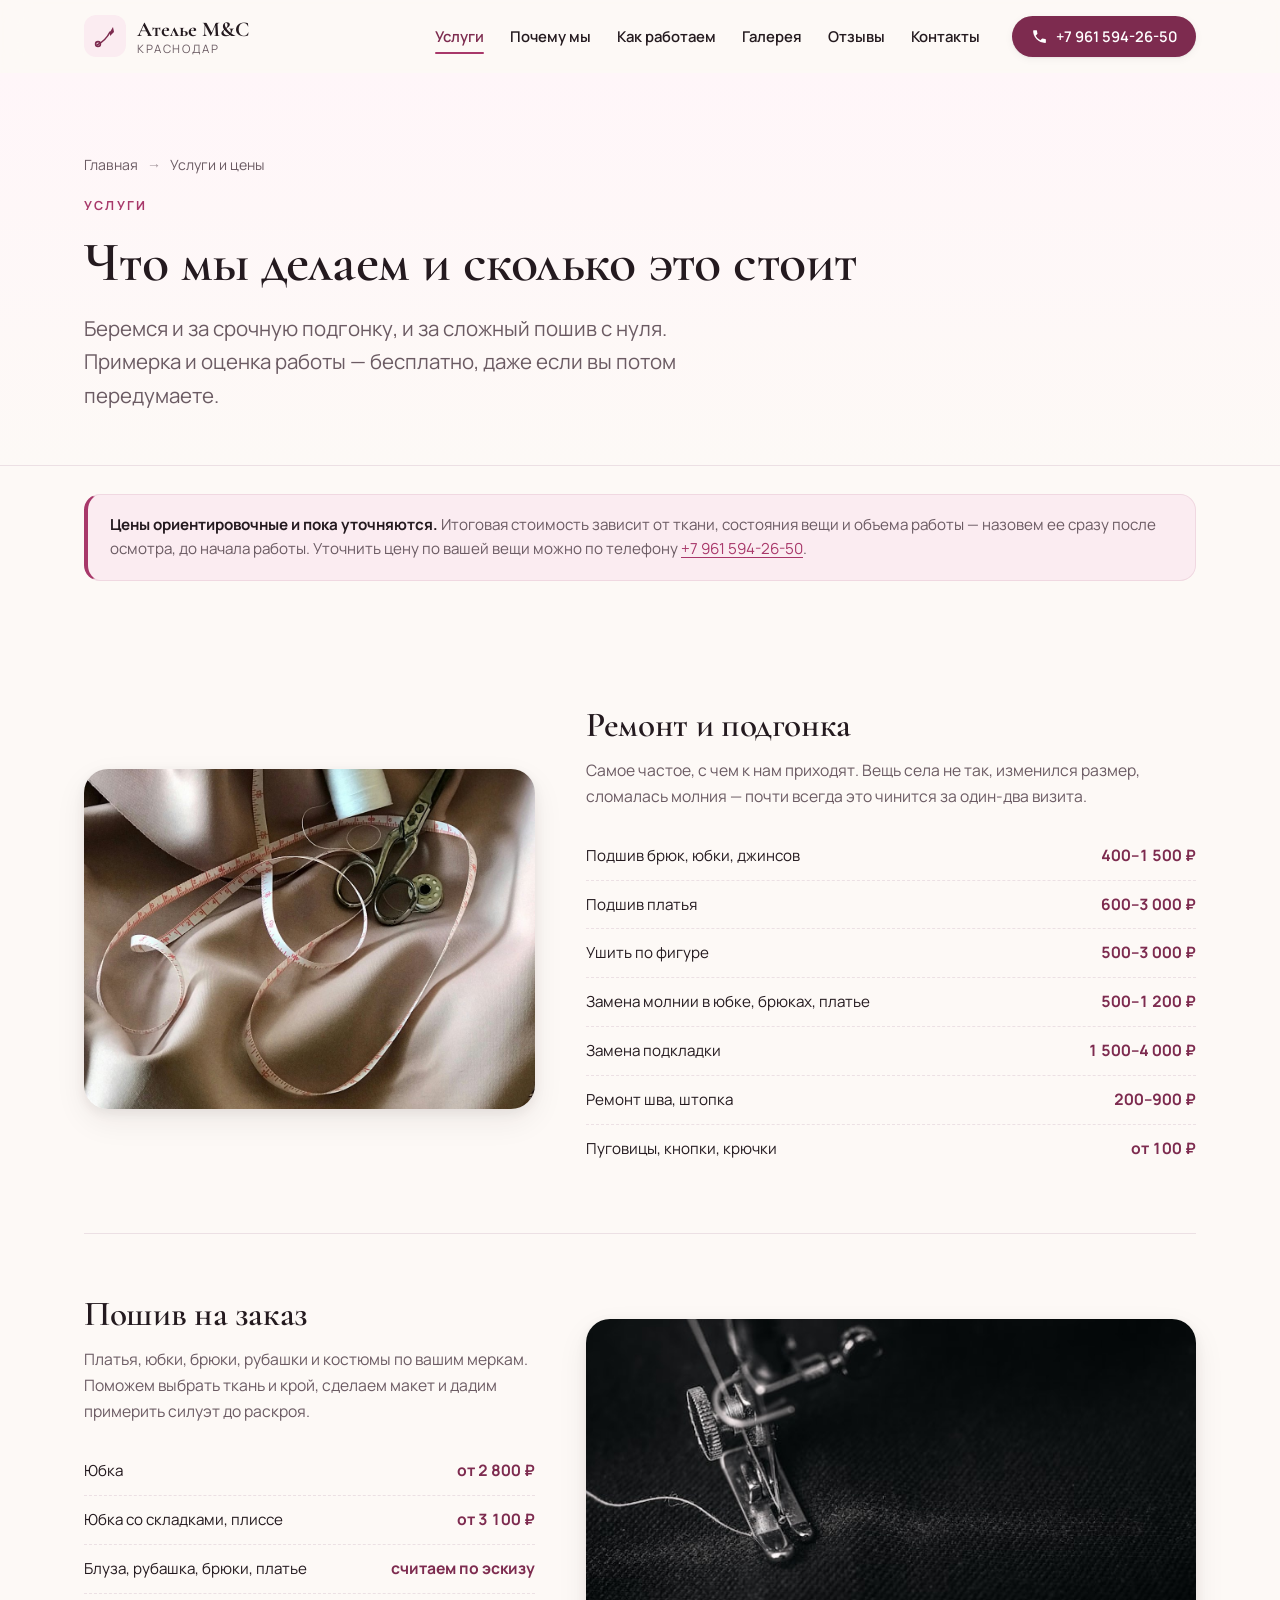
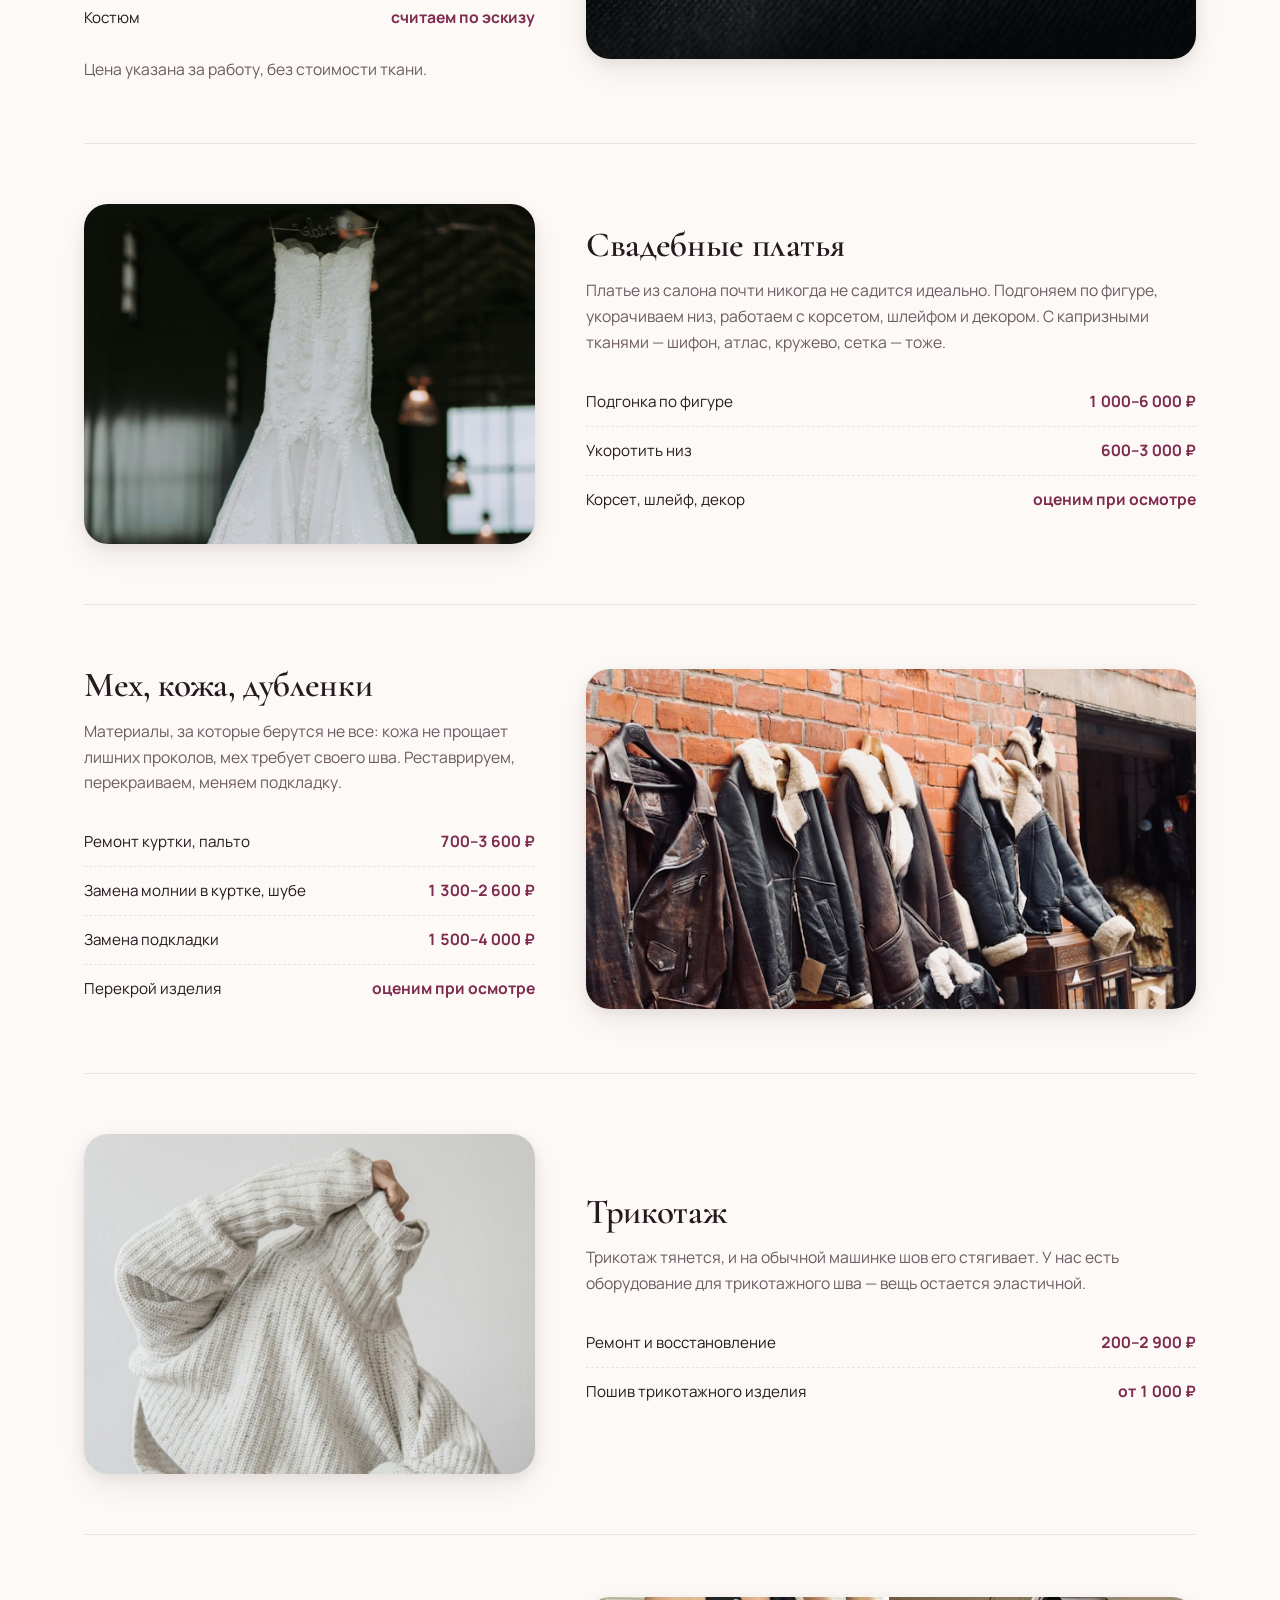
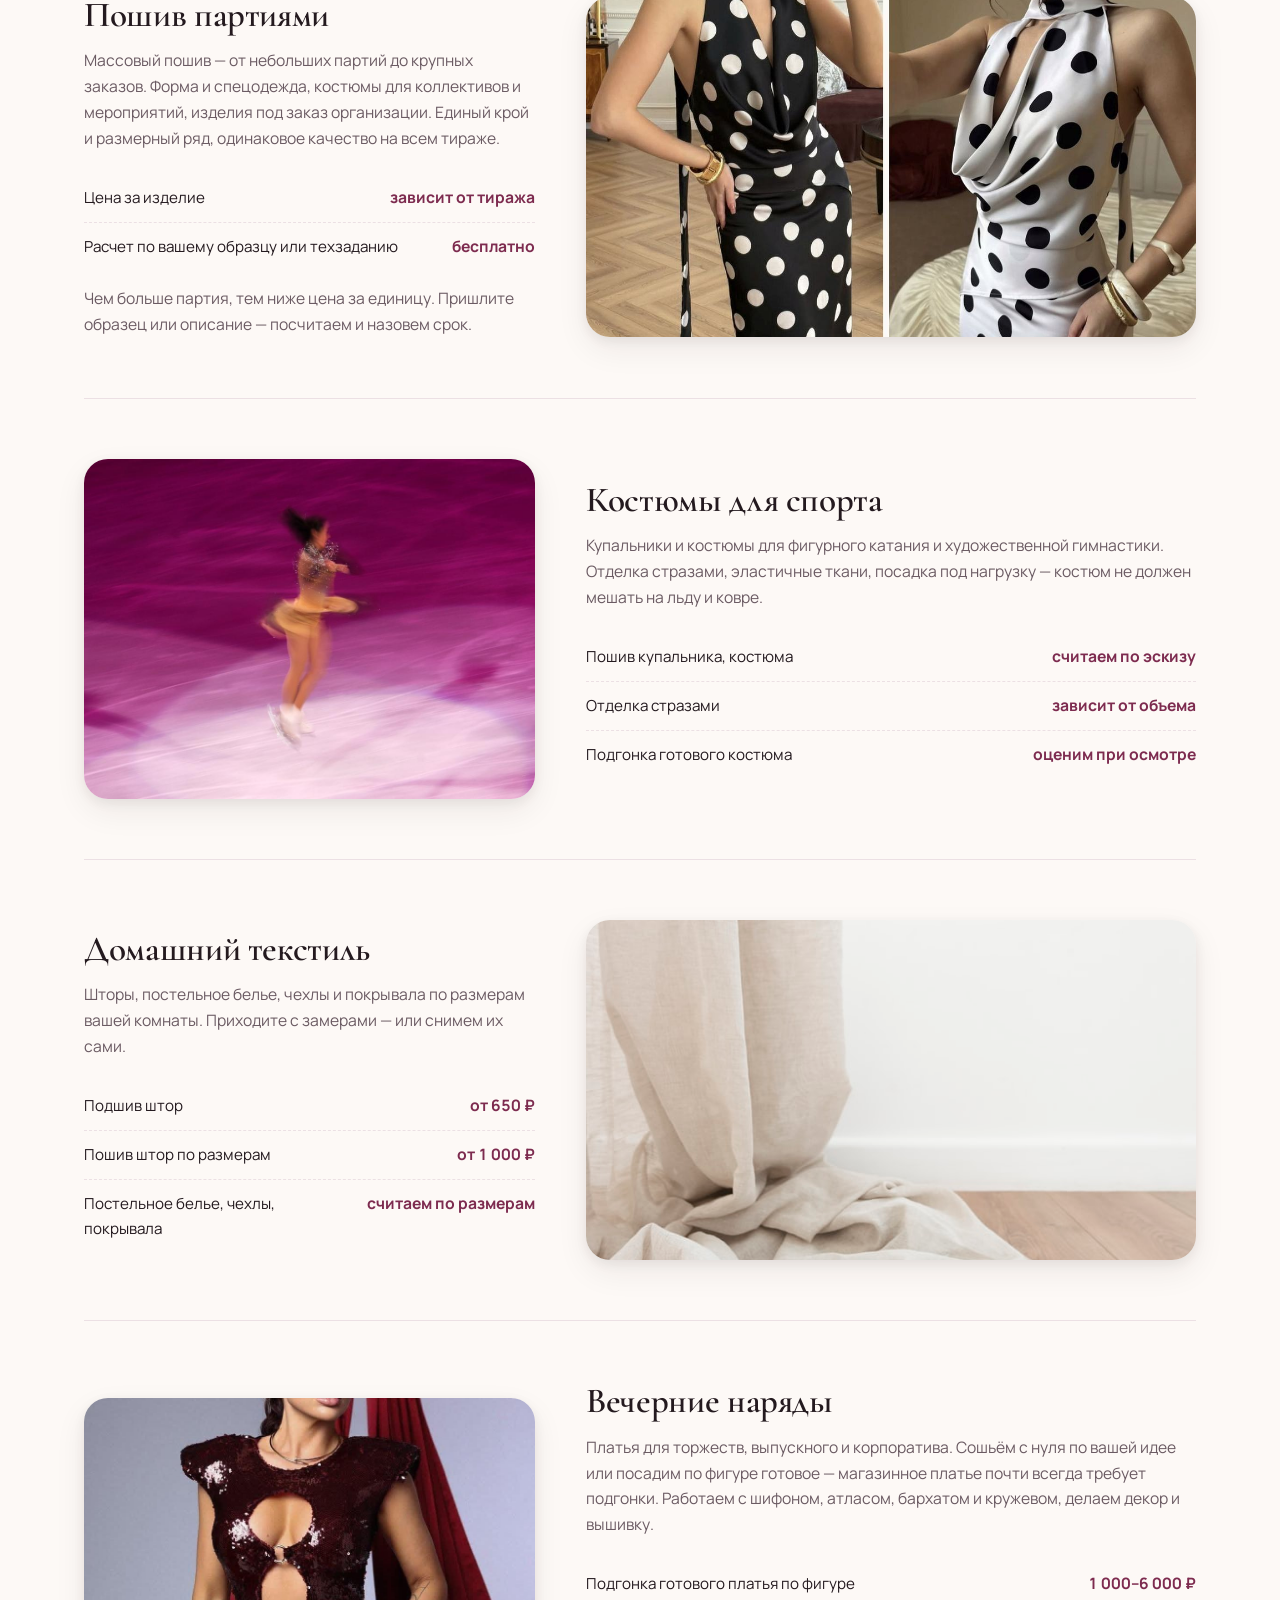
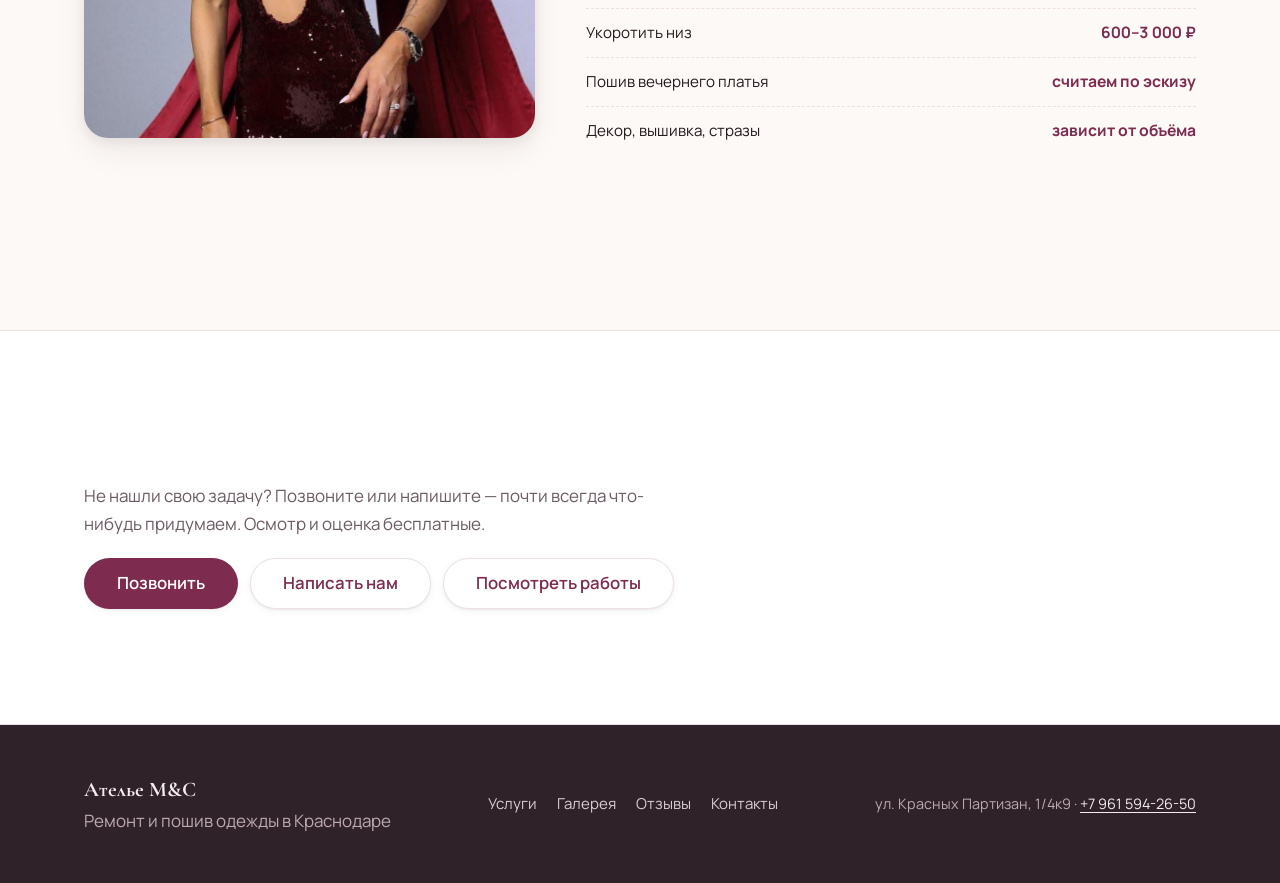
<file: services.html>
<!DOCTYPE html>
<html lang="ru">
<head>
<meta charset="UTF-8">
<meta name="viewport" content="width=device-width, initial-scale=1">
<title>Услуги и цены — Ателье M&amp;C, Краснодар</title>
<meta name="description" content="Услуги и цены ателье M&amp;C в Краснодаре: подшив брюк от 400 ₽, замена молнии от 500 ₽, подгонка по фигуре, пошив на заказ, свадебные платья и вечерние наряды, мех и кожа, пошив партиями. ул. Красных Партизан, 1/4к9.">
<link rel="canonical" href="https://atelier-mc.vercel.app/services">
<meta name="theme-color" content="#241a1f">

<meta property="og:type" content="website">
<meta property="og:locale" content="ru_RU">
<meta property="og:site_name" content="Ателье M&amp;C">
<meta property="og:title" content="Услуги и цены — Ателье M&amp;C, Краснодар">
<meta property="og:description" content="Что мы делаем и сколько это стоит: ремонт, подгонка, пошив на заказ, свадебные платья и вечерние наряды, мех и кожа, пошив партиями.">
<meta property="og:url" content="https://atelier-mc.vercel.app/services">
<meta property="og:image" content="https://atelier-mc.vercel.app/photos/s1-remont.jpg">
<meta name="twitter:card" content="summary_large_image">

<link rel="icon" type="image/svg+xml" href="/favicon.svg">
<link rel="apple-touch-icon" href="/favicon.svg">

<link rel="preload" as="font" type="font/woff2" crossorigin href="/fonts/Manrope-400-cyrillic.woff2">
<link rel="preload" as="font" type="font/woff2" crossorigin href="/fonts/CormorantGaramond-700-cyrillic.woff2">
<link rel="stylesheet" href="/fonts/fonts.css">
<link rel="stylesheet" href="/styles.css">
<script>document.documentElement.className+=" js";</script>
</head>
<body>

<a class="skip-link" href="#main">Перейти к содержанию</a>

<header class="site-header" id="top">
  <div class="wrap header-inner">
    <a class="brand" href="/" aria-label="Ателье M&amp;C — на главную">
      <span class="brand-mark" aria-hidden="true">
        <svg viewBox="0 0 32 32" width="32" height="32" fill="none">
          <path d="M8 25c6-3 10-7 13-13" stroke="currentColor" stroke-width="1.6" stroke-linecap="round"/>
          <path d="M21 12l3-5 1 5-4 4z" fill="currentColor"/>
          <circle cx="9" cy="24" r="2.4" stroke="currentColor" stroke-width="1.6"/>
        </svg>
      </span>
      <span class="brand-text">
        <strong>Ателье M&amp;C</strong>
        <small>Краснодар</small>
      </span>
    </a>

    <nav class="site-nav" id="site-nav" aria-label="Основная навигация">
      <a href="/services" class="is-active" aria-current="page">Услуги</a>
      <a href="/#why">Почему мы</a>
      <a href="/#how">Как работаем</a>
      <a href="/gallery">Галерея</a>
      <a href="/#reviews">Отзывы</a>
      <a href="/#contacts">Контакты</a>
    </nav>

    <a class="btn btn-primary header-cta" href="tel:+79615942650">
      <svg viewBox="0 0 24 24" width="17" height="17" aria-hidden="true"><path d="M6.6 10.8a15.1 15.1 0 006.6 6.6l2.2-2.2a1 1 0 011-.24 11.4 11.4 0 003.6.58 1 1 0 011 1V20a1 1 0 01-1 1A17 17 0 013 4a1 1 0 011-1h3.5a1 1 0 011 1c0 1.25.2 2.46.57 3.6a1 1 0 01-.25 1z" fill="currentColor"/></svg>
      +7 961 594-26-50
    </a>

    <button class="burger" id="burger" aria-label="Открыть меню" aria-expanded="false" aria-controls="site-nav">
      <span></span><span></span><span></span>
    </button>
  </div>
</header>

<main id="main">

  <section class="page-head">
    <div class="wrap">
      <nav class="crumbs" aria-label="Вы здесь">
        <a href="/">Главная</a> <span aria-hidden="true">→</span> Услуги и цены
      </nav>
      <p class="eyebrow">Услуги</p>
      <h1>Что мы делаем и сколько это стоит</h1>
      <p class="lead">Беремся и за срочную подгонку, и за сложный пошив с нуля.
        Примерка и оценка работы — бесплатно, даже если вы потом передумаете.</p>
    </div>
  </section>

  <div class="wrap">
    <!-- TODO: подставьте свои цены, см. README.md -->
    <p class="notice reveal">
      <strong>Цены ориентировочные и пока уточняются.</strong>
      Итоговая стоимость зависит от ткани, состояния вещи и объема работы —
      назовем ее сразу после осмотра, до начала работы.
      Уточнить цену по вашей вещи можно по телефону
      <a href="tel:+79615942650">+7 961 594-26-50</a>.
    </p>
  </div>

  <section class="section services-page">
    <div class="wrap">

      <article class="svc reveal" id="remont">
        <div class="svc-media">
          <img src="/photos/s1-remont.jpg" alt="Сантиметровая лента и портновские ножницы" loading="lazy" width="1100" height="800">
        </div>
        <div class="svc-text">
          <h2>Ремонт и подгонка</h2>
          <p>Самое частое, с чем к нам приходят. Вещь села не так, изменился размер,
            сломалась молния — почти всегда это чинится за один-два визита.</p>
          <ul class="price-list">
            <li><span>Подшив брюк, юбки, джинсов</span><b>400–1 500 ₽</b></li>
            <li><span>Подшив платья</span><b>600–3 000 ₽</b></li>
            <li><span>Ушить по фигуре</span><b>500–3 000 ₽</b></li>
            <li><span>Замена молнии в юбке, брюках, платье</span><b>500–1 200 ₽</b></li>
            <li><span>Замена подкладки</span><b>1 500–4 000 ₽</b></li>
            <li><span>Ремонт шва, штопка</span><b>200–900 ₽</b></li>
            <li><span>Пуговицы, кнопки, крючки</span><b>от 100 ₽</b></li>
          </ul>
        </div>
      </article>

      <article class="svc reveal" id="poshiv">
        <div class="svc-media">
          <img src="/photos/s2-poshiv.jpg" alt="Лапка швейной машины с нитью на темной ткани" loading="lazy" width="700" height="500">
        </div>
        <div class="svc-text">
          <h2>Пошив на заказ</h2>
          <p>Платья, юбки, брюки, рубашки и костюмы по вашим меркам. Поможем выбрать
            ткань и крой, сделаем макет и дадим примерить силуэт до раскроя.</p>
          <ul class="price-list">
            <li><span>Юбка</span><b>от 2 800 ₽</b></li>
            <li><span>Юбка со складками, плиссе</span><b>от 3 100 ₽</b></li>
            <li><span>Блуза, рубашка, брюки, платье</span><b>считаем по эскизу</b></li>
            <li><span>Костюм</span><b>считаем по эскизу</b></li>
          </ul>
          <p class="price-note">Цена указана за работу, без стоимости ткани.</p>
        </div>
      </article>

      <article class="svc reveal" id="svadba">
        <div class="svc-media">
          <img src="/photos/s3-svadba.jpg" alt="Кружевное свадебное платье на вешалке" loading="lazy" width="700" height="500">
        </div>
        <div class="svc-text">
          <h2>Свадебные платья</h2>
          <p>Платье из салона почти никогда не садится идеально. Подгоняем по фигуре,
            укорачиваем низ, работаем с корсетом, шлейфом и декором.
            С капризными тканями — шифон, атлас, кружево, сетка — тоже.</p>
          <ul class="price-list">
            <li><span>Подгонка по фигуре</span><b>1 000–6 000 ₽</b></li>
            <li><span>Укоротить низ</span><b>600–3 000 ₽</b></li>
            <li><span>Корсет, шлейф, декор</span><b>оценим при осмотре</b></li>
          </ul>
        </div>
      </article>

      <article class="svc reveal" id="kozha">
        <div class="svc-media">
          <img src="/photos/s4-kozha.jpg" alt="Кожаные куртки на вешалках у кирпичной стены" loading="lazy" width="700" height="500">
        </div>
        <div class="svc-text">
          <h2>Мех, кожа, дубленки</h2>
          <p>Материалы, за которые берутся не все: кожа не прощает лишних проколов,
            мех требует своего шва. Реставрируем, перекраиваем, меняем подкладку.</p>
          <ul class="price-list">
            <li><span>Ремонт куртки, пальто</span><b>700–3 600 ₽</b></li>
            <li><span>Замена молнии в куртке, шубе</span><b>1 300–2 600 ₽</b></li>
            <li><span>Замена подкладки</span><b>1 500–4 000 ₽</b></li>
            <li><span>Перекрой изделия</span><b>оценим при осмотре</b></li>
          </ul>
        </div>
      </article>

      <article class="svc reveal" id="trikotazh">
        <div class="svc-media">
          <img src="/photos/s5-trikotazh.jpg" alt="Свитер крупной вязки из шерстяной пряжи" loading="lazy" width="700" height="500">
        </div>
        <div class="svc-text">
          <h2>Трикотаж</h2>
          <p>Трикотаж тянется, и на обычной машинке шов его стягивает. У нас есть
            оборудование для трикотажного шва — вещь остается эластичной.</p>
          <ul class="price-list">
            <li><span>Ремонт и восстановление</span><b>200–2 900 ₽</b></li>
            <li><span>Пошив трикотажного изделия</span><b>от 1 000 ₽</b></li>
          </ul>
        </div>
      </article>

      <article class="svc reveal" id="partii">
        <div class="svc-media">
          <img src="/photos/s9-partii.jpg" alt="Одна модель платья, отшитая в двух цветах — чёрном и белом" loading="lazy" width="700" height="500">
        </div>
        <div class="svc-text">
          <h2>Пошив партиями</h2>
          <p>Массовый пошив — от небольших партий до крупных заказов. Форма и спецодежда,
            костюмы для коллективов и мероприятий, изделия под заказ организации.
            Единый крой и размерный ряд, одинаковое качество на всем тираже.</p>
          <ul class="price-list">
            <li><span>Цена за изделие</span><b>зависит от тиража</b></li>
            <li><span>Расчет по вашему образцу или техзаданию</span><b>бесплатно</b></li>
          </ul>
          <p class="price-note">Чем больше партия, тем ниже цена за единицу.
            Пришлите образец или описание — посчитаем и назовем срок.</p>
        </div>
      </article>

      <article class="svc reveal" id="sport">
        <div class="svc-media">
          <img src="/photos/s6-sport.jpg" alt="Фигуристка в блестящем костюме на льду" loading="lazy" width="700" height="500">
        </div>
        <div class="svc-text">
          <h2>Костюмы для спорта</h2>
          <p>Купальники и костюмы для фигурного катания и художественной гимнастики.
            Отделка стразами, эластичные ткани, посадка под нагрузку — костюм не должен
            мешать на льду и ковре.</p>
          <ul class="price-list">
            <li><span>Пошив купальника, костюма</span><b>считаем по эскизу</b></li>
            <li><span>Отделка стразами</span><b>зависит от объема</b></li>
            <li><span>Подгонка готового костюма</span><b>оценим при осмотре</b></li>
          </ul>
        </div>
      </article>

      <article class="svc reveal" id="tekstil">
        <div class="svc-media">
          <img src="/photos/s7-tekstil.jpg" alt="Бежевая штора из плотной ткани" loading="lazy" width="700" height="500">
        </div>
        <div class="svc-text">
          <h2>Домашний текстиль</h2>
          <p>Шторы, постельное белье, чехлы и покрывала по размерам вашей комнаты.
            Приходите с замерами — или снимем их сами.</p>
          <ul class="price-list">
            <li><span>Подшив штор</span><b>от 650 ₽</b></li>
            <li><span>Пошив штор по размерам</span><b>от 1 000 ₽</b></li>
            <li><span>Постельное белье, чехлы, покрывала</span><b>считаем по размерам</b></li>
          </ul>
        </div>
      </article>

      <article class="svc reveal" id="vecher">
        <div class="svc-media">
          <img src="/photos/s8-vecher.jpg" alt="Вечернее платье из бордовых пайеток с вырезами" loading="lazy" width="900" height="600">
        </div>
        <div class="svc-text">
          <h2>Вечерние наряды</h2>
          <p>Платья для торжеств, выпускного и корпоратива. Сошьём с нуля по вашей идее
            или посадим по фигуре готовое — магазинное платье почти всегда требует подгонки.
            Работаем с шифоном, атласом, бархатом и кружевом, делаем декор и вышивку.</p>
          <ul class="price-list">
            <li><span>Подгонка готового платья по фигуре</span><b>1 000–6 000 ₽</b></li>
            <li><span>Укоротить низ</span><b>600–3 000 ₽</b></li>
            <li><span>Пошив вечернего платья</span><b>считаем по эскизу</b></li>
            <li><span>Декор, вышивка, стразы</span><b>зависит от объёма</b></li>
          </ul>
        </div>
      </article>

    </div>
  </section>

  <section class="section section-alt">
    <div class="wrap">
      <div class="gallery-cta reveal">
        <p class="section-lead">Не нашли свою задачу? Позвоните или напишите — почти всегда
          что-нибудь придумаем. Осмотр и оценка бесплатные.</p>
        <div class="contact-actions">
          <a class="btn btn-primary btn-lg" href="tel:+79615942650">Позвонить</a>
          <button class="btn btn-ghost btn-lg" type="button" data-open-contacts>Написать нам</button>
          <a class="btn btn-ghost btn-lg" href="/gallery">Посмотреть работы</a>
        </div>
      </div>
    </div>
  </section>

</main>

<footer class="site-footer">
  <div class="wrap footer-inner">
    <div>
      <strong>Ателье M&amp;C</strong>
      <p class="muted">Ремонт и пошив одежды в Краснодаре</p>
    </div>
    <nav class="footer-nav" aria-label="Навигация в подвале">
      <a href="/services">Услуги</a>
      <a href="/gallery">Галерея</a>
      <a href="/#reviews">Отзывы</a>
      <a href="/#contacts">Контакты</a>
    </nav>
    <p class="muted small">ул. Красных Партизан, 1/4к9 · <a href="tel:+79615942650">+7 961 594-26-50</a></p>
  </div>
</footer>

<div class="action-bar">
  <a class="btn btn-primary" href="tel:+79615942650">Позвонить</a>
  <a class="btn btn-tg" href="https://t.me/MalakhovaSvetlana" target="_blank" rel="noopener">Telegram</a>
</div>

<div class="modal" id="contact-modal" role="dialog" aria-modal="true" aria-labelledby="cm-title" hidden>
  <div class="modal-card">
    <button class="modal-close" type="button" aria-label="Закрыть">✕</button>
    <h2 id="cm-title">Записаться на примерку</h2>
    <p>Выберите, где вам удобнее написать. Ответим в рабочее время.</p>

    <ul class="channels">
      <li>
        <a class="channel channel-tg" href="https://t.me/MalakhovaSvetlana" target="_blank" rel="noopener">
          <span class="channel-icon" aria-hidden="true">
            <svg viewBox="0 0 24 24" width="21" height="21" fill="currentColor"><path d="M21.9 4.3l-3.1 14.8c-.2 1-.9 1.3-1.7.8l-4.7-3.5-2.3 2.2c-.3.3-.5.5-1 .5l.3-4.9 8.9-8c.4-.3-.1-.5-.6-.2L6.7 12.9l-4.7-1.5c-1-.3-1-1 .2-1.5l18.4-7.1c.9-.3 1.6.2 1.3 1.5z"/></svg>
          </span>
          <span class="channel-text"><strong>Telegram</strong><small>@MalakhovaSvetlana</small></span>
        </a>
      </li>
      <li>
        <a class="channel channel-wa" href="https://wa.me/79615942650" target="_blank" rel="noopener">
          <span class="channel-icon" aria-hidden="true">
            <svg viewBox="0 0 24 24" width="21" height="21" fill="currentColor"><path d="M12 2a10 10 0 00-8.6 15l-1.3 4.7 4.8-1.3A10 10 0 1012 2zm5.8 14.2c-.2.7-1.2 1.3-1.9 1.4-.5.1-1.2.2-3.4-.7-2.9-1.2-4.7-4.1-4.9-4.3-.1-.2-1.1-1.5-1.1-2.8s.7-2 .9-2.2c.2-.3.5-.3.7-.3h.5c.2 0 .4 0 .6.5l.8 2c.1.2.1.4 0 .5l-.3.5-.4.4c-.1.1-.3.3-.1.6.2.3.8 1.3 1.7 2.1 1.2 1 2.1 1.4 2.4 1.5.2.1.4.1.6-.1l.8-1c.2-.2.3-.2.6-.1l2 1c.3.1.4.2.5.3 0 .1 0 .6-.3 1.3z"/></svg>
          </span>
          <span class="channel-text"><strong>WhatsApp</strong><small>+7 961 594-26-50</small></span>
        </a>
      </li>
      <!-- ВКонтакте: пришлите адрес вашей страницы и раскомментируйте этот блок,
           подставив ссылку вместо ССЫЛКА_НА_ВК
      <li>
        <a class="channel channel-vk" href="ССЫЛКА_НА_ВК" target="_blank" rel="noopener">
          <span class="channel-icon" aria-hidden="true">
            <svg viewBox="0 0 24 24" width="21" height="21" fill="currentColor"><path d="M12.8 16.6c-5 0-8.2-3.5-8.3-9.3h2.6c.1 4.3 2 6.1 3.4 6.5V7.3h2.4v3.6c1.4-.2 2.9-1.8 3.4-3.6h2.4c-.4 2.2-1.9 3.8-3 4.5 1.1.5 2.8 1.9 3.5 4.8h-2.7c-.5-1.8-1.8-3.2-3.6-3.4v3.4h-.1z"/></svg>
          </span>
          <span class="channel-text"><strong>ВКонтакте</strong><small>написать в сообщения</small></span>
        </a>
      </li>
      -->
      <li>
        <a class="channel channel-tel" href="tel:+79615942650">
          <span class="channel-icon" aria-hidden="true">
            <svg viewBox="0 0 24 24" width="21" height="21" fill="currentColor"><path d="M6.6 10.8a15.1 15.1 0 006.6 6.6l2.2-2.2a1 1 0 011-.24 11.4 11.4 0 003.6.58 1 1 0 011 1V20a1 1 0 01-1 1A17 17 0 013 4a1 1 0 011-1h3.5a1 1 0 011 1c0 1.25.2 2.46.57 3.6a1 1 0 01-.25 1z"/></svg>
          </span>
          <span class="channel-text"><strong>Позвонить</strong><small>+7 961 594-26-50</small></span>
        </a>
      </li>
    </ul>

    <p class="modal-note">Примерка и оценка работы — бесплатно</p>
  </div>
</div>

<script src="/app.js" defer></script>
</body>
</html>
</file>
<file: fonts/fonts.css>
@font-face {
  font-family: 'Cormorant Garamond';
  font-style: normal;
  font-weight: 500;
  font-display: swap;
  src: url(/fonts/CormorantGaramond-500-cyrillic-ext.woff2) format('woff2');
  unicode-range: U+0460-052F, U+1C80-1C8A, U+20B4, U+2DE0-2DFF, U+A640-A69F, U+FE2E-FE2F;
}
@font-face {
  font-family: 'Cormorant Garamond';
  font-style: normal;
  font-weight: 500;
  font-display: swap;
  src: url(/fonts/CormorantGaramond-500-cyrillic.woff2) format('woff2');
  unicode-range: U+0301, U+0400-045F, U+0490-0491, U+04B0-04B1, U+2116;
}
@font-face {
  font-family: 'Cormorant Garamond';
  font-style: normal;
  font-weight: 500;
  font-display: swap;
  src: url(/fonts/CormorantGaramond-500-latin-ext.woff2) format('woff2');
  unicode-range: U+0100-02BA, U+02BD-02C5, U+02C7-02CC, U+02CE-02D7, U+02DD-02FF, U+0304, U+0308, U+0329, U+1D00-1DBF, U+1E00-1E9F, U+1EF2-1EFF, U+2020, U+20A0-20AB, U+20AD-20C0, U+2113, U+2C60-2C7F, U+A720-A7FF;
}
@font-face {
  font-family: 'Cormorant Garamond';
  font-style: normal;
  font-weight: 500;
  font-display: swap;
  src: url(/fonts/CormorantGaramond-500-latin.woff2) format('woff2');
  unicode-range: U+0000-00FF, U+0131, U+0152-0153, U+02BB-02BC, U+02C6, U+02DA, U+02DC, U+0304, U+0308, U+0329, U+2000-206F, U+20AC, U+2122, U+2191, U+2193, U+2212, U+2215, U+FEFF, U+FFFD;
}
@font-face {
  font-family: 'Cormorant Garamond';
  font-style: normal;
  font-weight: 600;
  font-display: swap;
  src: url(/fonts/CormorantGaramond-600-cyrillic-ext.woff2) format('woff2');
  unicode-range: U+0460-052F, U+1C80-1C8A, U+20B4, U+2DE0-2DFF, U+A640-A69F, U+FE2E-FE2F;
}
@font-face {
  font-family: 'Cormorant Garamond';
  font-style: normal;
  font-weight: 600;
  font-display: swap;
  src: url(/fonts/CormorantGaramond-600-cyrillic.woff2) format('woff2');
  unicode-range: U+0301, U+0400-045F, U+0490-0491, U+04B0-04B1, U+2116;
}
@font-face {
  font-family: 'Cormorant Garamond';
  font-style: normal;
  font-weight: 600;
  font-display: swap;
  src: url(/fonts/CormorantGaramond-600-latin-ext.woff2) format('woff2');
  unicode-range: U+0100-02BA, U+02BD-02C5, U+02C7-02CC, U+02CE-02D7, U+02DD-02FF, U+0304, U+0308, U+0329, U+1D00-1DBF, U+1E00-1E9F, U+1EF2-1EFF, U+2020, U+20A0-20AB, U+20AD-20C0, U+2113, U+2C60-2C7F, U+A720-A7FF;
}
@font-face {
  font-family: 'Cormorant Garamond';
  font-style: normal;
  font-weight: 600;
  font-display: swap;
  src: url(/fonts/CormorantGaramond-600-latin.woff2) format('woff2');
  unicode-range: U+0000-00FF, U+0131, U+0152-0153, U+02BB-02BC, U+02C6, U+02DA, U+02DC, U+0304, U+0308, U+0329, U+2000-206F, U+20AC, U+2122, U+2191, U+2193, U+2212, U+2215, U+FEFF, U+FFFD;
}
@font-face {
  font-family: 'Cormorant Garamond';
  font-style: normal;
  font-weight: 700;
  font-display: swap;
  src: url(/fonts/CormorantGaramond-700-cyrillic-ext.woff2) format('woff2');
  unicode-range: U+0460-052F, U+1C80-1C8A, U+20B4, U+2DE0-2DFF, U+A640-A69F, U+FE2E-FE2F;
}
@font-face {
  font-family: 'Cormorant Garamond';
  font-style: normal;
  font-weight: 700;
  font-display: swap;
  src: url(/fonts/CormorantGaramond-700-cyrillic.woff2) format('woff2');
  unicode-range: U+0301, U+0400-045F, U+0490-0491, U+04B0-04B1, U+2116;
}
@font-face {
  font-family: 'Cormorant Garamond';
  font-style: normal;
  font-weight: 700;
  font-display: swap;
  src: url(/fonts/CormorantGaramond-700-latin-ext.woff2) format('woff2');
  unicode-range: U+0100-02BA, U+02BD-02C5, U+02C7-02CC, U+02CE-02D7, U+02DD-02FF, U+0304, U+0308, U+0329, U+1D00-1DBF, U+1E00-1E9F, U+1EF2-1EFF, U+2020, U+20A0-20AB, U+20AD-20C0, U+2113, U+2C60-2C7F, U+A720-A7FF;
}
@font-face {
  font-family: 'Cormorant Garamond';
  font-style: normal;
  font-weight: 700;
  font-display: swap;
  src: url(/fonts/CormorantGaramond-700-latin.woff2) format('woff2');
  unicode-range: U+0000-00FF, U+0131, U+0152-0153, U+02BB-02BC, U+02C6, U+02DA, U+02DC, U+0304, U+0308, U+0329, U+2000-206F, U+20AC, U+2122, U+2191, U+2193, U+2212, U+2215, U+FEFF, U+FFFD;
}
@font-face {
  font-family: 'Manrope';
  font-style: normal;
  font-weight: 400;
  font-display: swap;
  src: url(/fonts/Manrope-400-cyrillic-ext.woff2) format('woff2');
  unicode-range: U+0460-052F, U+1C80-1C8A, U+20B4, U+2DE0-2DFF, U+A640-A69F, U+FE2E-FE2F;
}
@font-face {
  font-family: 'Manrope';
  font-style: normal;
  font-weight: 400;
  font-display: swap;
  src: url(/fonts/Manrope-400-cyrillic.woff2) format('woff2');
  unicode-range: U+0301, U+0400-045F, U+0490-0491, U+04B0-04B1, U+2116;
}
@font-face {
  font-family: 'Manrope';
  font-style: normal;
  font-weight: 400;
  font-display: swap;
  src: url(/fonts/Manrope-400-latin-ext.woff2) format('woff2');
  unicode-range: U+0100-02BA, U+02BD-02C5, U+02C7-02CC, U+02CE-02D7, U+02DD-02FF, U+0304, U+0308, U+0329, U+1D00-1DBF, U+1E00-1E9F, U+1EF2-1EFF, U+2020, U+20A0-20AB, U+20AD-20C0, U+2113, U+2C60-2C7F, U+A720-A7FF;
}
@font-face {
  font-family: 'Manrope';
  font-style: normal;
  font-weight: 400;
  font-display: swap;
  src: url(/fonts/Manrope-400-latin.woff2) format('woff2');
  unicode-range: U+0000-00FF, U+0131, U+0152-0153, U+02BB-02BC, U+02C6, U+02DA, U+02DC, U+0304, U+0308, U+0329, U+2000-206F, U+20AC, U+2122, U+2191, U+2193, U+2212, U+2215, U+FEFF, U+FFFD;
}
@font-face {
  font-family: 'Manrope';
  font-style: normal;
  font-weight: 500;
  font-display: swap;
  src: url(/fonts/Manrope-500-cyrillic-ext.woff2) format('woff2');
  unicode-range: U+0460-052F, U+1C80-1C8A, U+20B4, U+2DE0-2DFF, U+A640-A69F, U+FE2E-FE2F;
}
@font-face {
  font-family: 'Manrope';
  font-style: normal;
  font-weight: 500;
  font-display: swap;
  src: url(/fonts/Manrope-500-cyrillic.woff2) format('woff2');
  unicode-range: U+0301, U+0400-045F, U+0490-0491, U+04B0-04B1, U+2116;
}
@font-face {
  font-family: 'Manrope';
  font-style: normal;
  font-weight: 500;
  font-display: swap;
  src: url(/fonts/Manrope-500-latin-ext.woff2) format('woff2');
  unicode-range: U+0100-02BA, U+02BD-02C5, U+02C7-02CC, U+02CE-02D7, U+02DD-02FF, U+0304, U+0308, U+0329, U+1D00-1DBF, U+1E00-1E9F, U+1EF2-1EFF, U+2020, U+20A0-20AB, U+20AD-20C0, U+2113, U+2C60-2C7F, U+A720-A7FF;
}
@font-face {
  font-family: 'Manrope';
  font-style: normal;
  font-weight: 500;
  font-display: swap;
  src: url(/fonts/Manrope-500-latin.woff2) format('woff2');
  unicode-range: U+0000-00FF, U+0131, U+0152-0153, U+02BB-02BC, U+02C6, U+02DA, U+02DC, U+0304, U+0308, U+0329, U+2000-206F, U+20AC, U+2122, U+2191, U+2193, U+2212, U+2215, U+FEFF, U+FFFD;
}
@font-face {
  font-family: 'Manrope';
  font-style: normal;
  font-weight: 600;
  font-display: swap;
  src: url(/fonts/Manrope-600-cyrillic-ext.woff2) format('woff2');
  unicode-range: U+0460-052F, U+1C80-1C8A, U+20B4, U+2DE0-2DFF, U+A640-A69F, U+FE2E-FE2F;
}
@font-face {
  font-family: 'Manrope';
  font-style: normal;
  font-weight: 600;
  font-display: swap;
  src: url(/fonts/Manrope-600-cyrillic.woff2) format('woff2');
  unicode-range: U+0301, U+0400-045F, U+0490-0491, U+04B0-04B1, U+2116;
}
@font-face {
  font-family: 'Manrope';
  font-style: normal;
  font-weight: 600;
  font-display: swap;
  src: url(/fonts/Manrope-600-latin-ext.woff2) format('woff2');
  unicode-range: U+0100-02BA, U+02BD-02C5, U+02C7-02CC, U+02CE-02D7, U+02DD-02FF, U+0304, U+0308, U+0329, U+1D00-1DBF, U+1E00-1E9F, U+1EF2-1EFF, U+2020, U+20A0-20AB, U+20AD-20C0, U+2113, U+2C60-2C7F, U+A720-A7FF;
}
@font-face {
  font-family: 'Manrope';
  font-style: normal;
  font-weight: 600;
  font-display: swap;
  src: url(/fonts/Manrope-600-latin.woff2) format('woff2');
  unicode-range: U+0000-00FF, U+0131, U+0152-0153, U+02BB-02BC, U+02C6, U+02DA, U+02DC, U+0304, U+0308, U+0329, U+2000-206F, U+20AC, U+2122, U+2191, U+2193, U+2212, U+2215, U+FEFF, U+FFFD;
}
@font-face {
  font-family: 'Manrope';
  font-style: normal;
  font-weight: 700;
  font-display: swap;
  src: url(/fonts/Manrope-700-cyrillic-ext.woff2) format('woff2');
  unicode-range: U+0460-052F, U+1C80-1C8A, U+20B4, U+2DE0-2DFF, U+A640-A69F, U+FE2E-FE2F;
}
@font-face {
  font-family: 'Manrope';
  font-style: normal;
  font-weight: 700;
  font-display: swap;
  src: url(/fonts/Manrope-700-cyrillic.woff2) format('woff2');
  unicode-range: U+0301, U+0400-045F, U+0490-0491, U+04B0-04B1, U+2116;
}
@font-face {
  font-family: 'Manrope';
  font-style: normal;
  font-weight: 700;
  font-display: swap;
  src: url(/fonts/Manrope-700-latin-ext.woff2) format('woff2');
  unicode-range: U+0100-02BA, U+02BD-02C5, U+02C7-02CC, U+02CE-02D7, U+02DD-02FF, U+0304, U+0308, U+0329, U+1D00-1DBF, U+1E00-1E9F, U+1EF2-1EFF, U+2020, U+20A0-20AB, U+20AD-20C0, U+2113, U+2C60-2C7F, U+A720-A7FF;
}
@font-face {
  font-family: 'Manrope';
  font-style: normal;
  font-weight: 700;
  font-display: swap;
  src: url(/fonts/Manrope-700-latin.woff2) format('woff2');
  unicode-range: U+0000-00FF, U+0131, U+0152-0153, U+02BB-02BC, U+02C6, U+02DA, U+02DC, U+0304, U+0308, U+0329, U+2000-206F, U+20AC, U+2122, U+2191, U+2193, U+2212, U+2215, U+FEFF, U+FFFD;
}
</file>
<file: styles.css>
/* ── Токены ──────────────────────────────────────────────── */
:root{
  --ink:#241a1f;
  --ink-2:#2f2229;
  --ink-soft:#6b5b63;
  --rose:#a8386a;
  --rose-dark:#7d2b4f;
  --blush:#fbecf1;
  --cream:#fdf9f6;
  --line:#ece0e4;
  --line-dark:rgba(255,255,255,.14);

  --shadow-sm:0 1px 2px rgba(36,26,31,.06), 0 2px 8px rgba(36,26,31,.05);
  --shadow-md:0 4px 12px rgba(36,26,31,.07), 0 12px 32px rgba(36,26,31,.07);
  --shadow-lg:0 12px 28px rgba(36,26,31,.10), 0 32px 64px rgba(36,26,31,.14);

  --r-sm:10px; --r-md:16px; --r-lg:24px; --r-pill:999px;
  --header-h:72px;
  --wrap:1160px;

  --serif:"Cormorant Garamond",Georgia,"Times New Roman",serif;
  --sans:"Manrope",-apple-system,"Segoe UI",Roboto,Arial,sans-serif;
}

*,*::before,*::after{box-sizing:border-box}
html{scroll-behavior:smooth}
body{
  margin:0;
  font-family:var(--sans);
  font-size:17px;
  line-height:1.65;
  color:var(--ink);
  background:var(--cream);
  -webkit-font-smoothing:antialiased;
  overflow-x:hidden;
}
img{max-width:100%;display:block}
a{color:var(--rose);text-decoration-thickness:1px;text-underline-offset:3px}
h1,h2,h3{font-family:var(--serif);font-weight:600;line-height:1.12;margin:0;letter-spacing:-.01em}
h1{font-size:clamp(2.7rem,7vw,5rem)}
h1 em{font-style:italic;font-weight:500}
h2{font-size:clamp(1.9rem,4vw,3rem)}
h3{font-size:1.2rem;font-family:var(--sans);font-weight:700;letter-spacing:0;line-height:1.3}
p{margin:0 0 1em}
p:last-child{margin-bottom:0}

.wrap{width:100%;max-width:var(--wrap);margin-inline:auto;padding-inline:24px}
.muted{color:var(--ink-soft)}
.small{font-size:.9rem}

.skip-link{position:absolute;left:-9999px;top:0;z-index:100;background:var(--rose-dark);color:#fff;padding:12px 20px}
.skip-link:focus{left:0}
:focus-visible{outline:2px solid var(--rose);outline-offset:3px;border-radius:4px}

/* ── Кнопки ──────────────────────────────────────────────── */
.btn{
  display:inline-flex;align-items:center;justify-content:center;gap:8px;
  padding:12px 22px;border:1px solid transparent;border-radius:var(--r-pill);
  font-family:var(--sans);font-size:.97rem;font-weight:600;line-height:1;
  text-decoration:none;cursor:pointer;white-space:nowrap;
  transition:transform .18s ease, box-shadow .18s ease, background .18s ease, color .18s ease, border-color .18s ease;
}
.btn:active{transform:translateY(1px)}
.btn-lg{padding:16px 32px;font-size:1.05rem}
.btn-primary{background:var(--rose-dark);color:#fff;box-shadow:var(--shadow-sm)}
.btn-primary:hover{background:var(--rose);box-shadow:var(--shadow-md);transform:translateY(-2px)}
.btn-ghost{background:#fff;color:var(--rose-dark);border-color:var(--line);box-shadow:var(--shadow-sm)}
.btn-ghost:hover{border-color:var(--rose);color:var(--rose);transform:translateY(-2px);box-shadow:var(--shadow-md)}
.btn-glass{background:rgba(255,255,255,.14);color:#fff;border-color:rgba(255,255,255,.5);backdrop-filter:blur(8px)}
.btn-glass:hover{background:rgba(255,255,255,.94);color:var(--ink);border-color:transparent;transform:translateY(-2px)}
.btn-tg{background:#27a7e7;color:#fff}
.btn-tg:hover{background:#1d94d0}

/* ── Шапка ───────────────────────────────────────────────── */
.site-header{
  position:sticky;top:0;z-index:40;
  background:rgba(253,249,246,.82);
  backdrop-filter:blur(14px);-webkit-backdrop-filter:blur(14px);
  border-bottom:1px solid transparent;
  transition:border-color .25s ease, box-shadow .25s ease;
}
.site-header.is-stuck{border-bottom-color:var(--line);box-shadow:0 4px 20px rgba(36,26,31,.05)}
.header-inner{display:flex;align-items:center;gap:20px;min-height:var(--header-h)}

.brand{display:flex;align-items:center;gap:11px;text-decoration:none;color:var(--ink);flex-shrink:0}
.brand-mark{display:grid;place-items:center;width:42px;height:42px;flex-shrink:0;border-radius:12px;background:var(--blush);color:var(--rose-dark)}
.brand-text{display:flex;flex-direction:column;line-height:1.15}
.brand-text strong{font-family:var(--serif);font-size:1.32rem;font-weight:700}
.brand-text small{font-size:.72rem;letter-spacing:.14em;text-transform:uppercase;color:var(--ink-soft)}

.site-nav{display:flex;gap:2px;margin-left:auto}
.site-nav a{
  position:relative;padding:9px 12px;border-radius:var(--r-pill);
  color:var(--ink);text-decoration:none;font-size:.93rem;font-weight:600;
  transition:background .18s ease,color .18s ease;
}
.site-nav a:hover{background:var(--blush);color:var(--rose-dark)}
.site-nav a.is-active{color:var(--rose-dark)}
.site-nav a.is-active::after{content:"";position:absolute;left:12px;right:12px;bottom:3px;height:2px;background:var(--rose);border-radius:2px}

.header-cta{padding:11px 18px;font-size:.92rem}
.burger{display:none;width:44px;height:44px;padding:0;flex-direction:column;justify-content:center;align-items:center;gap:5px;background:none;border:1px solid var(--line);border-radius:12px;cursor:pointer}
.burger span{display:block;width:19px;height:2px;background:var(--ink);border-radius:2px;transition:transform .25s ease,opacity .2s ease}
.burger[aria-expanded="true"] span:nth-child(1){transform:translateY(7px) rotate(45deg)}
.burger[aria-expanded="true"] span:nth-child(2){opacity:0}
.burger[aria-expanded="true"] span:nth-child(3){transform:translateY(-7px) rotate(-45deg)}

/* ── Hero с фотографией ──────────────────────────────────── */
.hero{
  position:relative;isolation:isolate;overflow:hidden;
  min-height:clamp(560px,88vh,900px);
  display:flex;align-items:center;
  padding:120px 0 150px;
  color:#fff;
}
.hero-media{position:absolute;inset:0;z-index:-2}
.hero-media img{width:100%;height:100%;object-fit:cover;transform:scale(1.1);will-change:transform}
.hero::after{
  content:"";position:absolute;inset:0;z-index:-1;
  background:
    linear-gradient(105deg, rgba(24,14,19,.86) 0%, rgba(24,14,19,.62) 46%, rgba(24,14,19,.28) 100%),
    linear-gradient(0deg, rgba(24,14,19,.55) 0%, transparent 42%);
}
.hero-content{max-width:760px}
.hero h1{margin-bottom:24px;text-shadow:0 2px 30px rgba(0,0,0,.28)}
.hero .lead{color:rgba(255,255,255,.9);max-width:540px}
.eyebrow{font-size:.78rem;font-weight:700;letter-spacing:.18em;text-transform:uppercase;color:var(--rose);margin-bottom:14px}
.eyebrow.light{color:#f0b9d0}
.lead{font-size:clamp(1.05rem,2vw,1.28rem);color:var(--ink-soft);margin-bottom:36px}
.hero-actions{display:flex;flex-wrap:wrap;gap:14px}

.scroll-hint{
  position:absolute;left:50%;bottom:34px;translate:-50% 0;
  width:26px;height:42px;border:2px solid rgba(255,255,255,.55);border-radius:14px;
  display:grid;justify-items:center;padding-top:7px;
}
.scroll-hint span{width:3px;height:8px;border-radius:2px;background:#fff;animation:wheel 1.9s ease-in-out infinite}
@keyframes wheel{0%{opacity:0;transform:translateY(0)}30%{opacity:1}70%{opacity:1;transform:translateY(12px)}100%{opacity:0;transform:translateY(14px)}}

/* ── Плашка с цифрами внахлёст ───────────────────────────── */
.trust{
  position:relative;z-index:2;margin:-72px 0 0;padding:0;list-style:none;
  display:grid;grid-template-columns:repeat(3,1fr);gap:1px;
  background:var(--line);border:1px solid var(--line);
  border-radius:var(--r-lg);overflow:hidden;box-shadow:var(--shadow-lg);
}
.trust li{background:#fff;padding:26px 24px;text-align:center}
.trust-big{display:block;font-family:var(--serif);font-size:2.1rem;font-weight:700;line-height:1.1;color:var(--rose-dark)}
.trust-big .star{font-size:1.15rem;margin-left:3px;color:#e8b63a}
.trust-sub{display:block;font-size:.84rem;color:var(--ink-soft);margin-top:5px;line-height:1.4}

/* ── Секции ──────────────────────────────────────────────── */
.section{padding:clamp(70px,9vw,120px) 0;scroll-margin-top:calc(var(--header-h) + 8px)}
.section-alt{background:#fff;border-block:1px solid var(--line)}
.section-dark{background:var(--ink);color:#f2eaed}
.section-dark h2,.section-dark h3{color:#fff}
.section-dark .section-lead,.section-dark p{color:#c9b8c0}
.section-head{max-width:660px;margin-bottom:clamp(40px,5vw,60px)}
.section-head h2{margin-bottom:16px}
.section-lead{color:var(--ink-soft)}
.note{margin-top:34px;color:var(--ink-soft);font-size:.96rem}

/* ── Услуги: мозаика с фото ──────────────────────────────── */
.services-grid{display:grid;grid-template-columns:repeat(4,1fr);grid-auto-flow:dense;gap:18px}
.s-card{
  position:relative;overflow:hidden;border-radius:var(--r-lg);
  background:#fff;border:1px solid var(--line);box-shadow:var(--shadow-sm);
  display:flex;flex-direction:column;
  transition:transform .28s ease,box-shadow .28s ease;
}
.s-card:hover{transform:translateY(-5px);box-shadow:var(--shadow-md)}
.s-img{width:100%;height:170px;object-fit:cover;transition:transform .6s cubic-bezier(.2,.7,.3,1)}
.s-card:hover .s-img{transform:scale(1.06)}
.s-body{padding:22px 24px 26px}
.s-body h3{margin-bottom:8px}
.s-body p{color:var(--ink-soft);font-size:.94rem;line-height:1.6}

/* большая карточка: текст поверх фото */
.s-card.feature{grid-column:span 2;grid-row:span 2;border:0}
.s-card.feature .s-img{height:100%;position:absolute;inset:0}
.s-card.feature .s-overlay{
  position:relative;margin-top:auto;padding:32px 32px 34px;color:#fff;
  background:linear-gradient(0deg,rgba(24,14,19,.92) 12%,rgba(24,14,19,.6) 60%,transparent 100%);
  min-height:230px;display:flex;flex-direction:column;justify-content:flex-end;
}
.s-card.feature h3{font-size:1.6rem;font-family:var(--serif);font-weight:700;margin-bottom:10px}
.s-card.feature p{color:rgba(255,255,255,.88);font-size:1rem}
/* широкая карточка: фото слева, текст справа */
.s-card.wide{grid-column:span 2;flex-direction:row;align-items:stretch}
.s-card.wide .s-img{width:42%;height:auto;min-height:190px;flex-shrink:0}
.s-card.wide .s-body{display:flex;flex-direction:column;justify-content:center;padding:24px 28px}
.section-alt .s-card{background:var(--cream)}

/* ── Сплит: текст + фото ─────────────────────────────────── */
.split{display:grid;grid-template-columns:.85fr 1fr;gap:clamp(28px,5vw,64px);align-items:center}
.split-media{position:relative;border-radius:var(--r-lg);overflow:hidden;box-shadow:var(--shadow-md)}
.split-media img{width:100%;height:clamp(360px,52vw,540px);object-fit:cover}
.split-text h2{margin-bottom:18px}
.ticks{list-style:none;margin:24px 0 30px;padding:0}
.ticks li{position:relative;padding-left:32px;margin-bottom:12px;color:var(--ink-soft)}
.ticks li::before{
  content:"";position:absolute;left:0;top:.45em;width:18px;height:10px;
  border-left:2.5px solid var(--rose);border-bottom:2.5px solid var(--rose);
  transform:rotate(-45deg);border-radius:1px;
}

/* ── Баннер ──────────────────────────────────────────────── */
.banner{
  position:relative;isolation:isolate;
  min-height:clamp(340px,46vh,480px);display:grid;place-items:center;
  padding:70px 0;text-align:center;color:#fff;
  background-image:url("/photos/banner.jpg");
  background-size:cover;background-position:center 40%;background-attachment:fixed;
}
.banner::after{content:"";position:absolute;inset:0;z-index:-1;background:rgba(24,14,19,.66)}
.banner-quote{
  font-family:var(--serif);font-size:clamp(1.5rem,3.4vw,2.5rem);font-weight:500;font-style:italic;
  line-height:1.35;margin-bottom:32px;text-shadow:0 2px 24px rgba(0,0,0,.3);
}

/* ── Шаги ────────────────────────────────────────────────── */
.steps{
  display:grid;grid-template-columns:repeat(auto-fit,minmax(220px,1fr));gap:32px 26px;
  list-style:none;margin:0;padding:0;
}
.step{position:relative;padding-top:10px}
.step::before{
  content:"";position:absolute;left:52px;right:-26px;top:32px;height:1px;
  background:linear-gradient(90deg,var(--line-dark),transparent);
}
.step:last-child::before{display:none}
.step-num{
  display:grid;place-items:center;width:44px;height:44px;margin-bottom:18px;
  border-radius:50%;background:var(--rose);color:#fff;
  font-family:var(--serif);font-size:1.3rem;font-weight:700;
}
.step h3{margin-bottom:8px}
.step p{font-size:.94rem}

/* ── Галерея: мозаика ────────────────────────────────────── */
.gallery{display:grid;grid-template-columns:repeat(4,1fr);grid-auto-rows:190px;grid-auto-flow:dense;gap:14px}
.shot{
  position:relative;padding:0;margin:0;border:0;cursor:zoom-in;overflow:hidden;
  border-radius:var(--r-md);background:var(--blush);box-shadow:var(--shadow-sm);
}
.shot.big{grid-column:span 2;grid-row:span 2}
.shot.tall{grid-row:span 2}
.shot.wide{grid-column:span 2}
.shot img{width:100%;height:100%;object-fit:cover;transition:transform .6s cubic-bezier(.2,.7,.3,1)}
.shot::after{
  content:"";position:absolute;inset:0;
  background:linear-gradient(180deg,transparent 50%,rgba(24,14,19,.42));
  opacity:0;transition:opacity .3s ease;
}
.shot:hover img{transform:scale(1.07)}
.shot:hover::after{opacity:1}

/* кладка: фото сохраняют свои пропорции и не обрезаются */
.masonry{columns:4;column-gap:14px}
.masonry .shot{display:block;width:100%;margin:0 0 14px;break-inside:avoid}
.masonry .shot img{width:100%;height:auto}

/* подзаголовок раздела внутри страницы */
.subhead{margin:0 0 24px}
.subhead h2{font-size:clamp(1.5rem,3vw,2.1rem);margin-bottom:8px}
.subhead p{color:var(--ink-soft);font-size:.96rem;max-width:620px}
.section + .section .subhead{margin-top:0}

/* витрина на главной: одинаковые плитки, без мозаики */
.gallery.teaser{grid-template-columns:repeat(3,1fr);grid-auto-rows:auto}
.gallery.teaser .shot{grid-column:span 1;grid-row:span 1;aspect-ratio:3/4}
.gallery-cta{margin-top:36px}
.gallery-cta .section-lead{margin-bottom:20px;max-width:560px}

/* ── Шапка внутренней страницы ───────────────────────────── */
.page-head{
  padding:clamp(44px,7vw,80px) 0 clamp(32px,5vw,52px);
  background:linear-gradient(180deg,#fff6f9 0%,var(--cream) 100%);
  border-bottom:1px solid var(--line);
}
.page-head h1{font-size:clamp(2.1rem,5vw,3.5rem);margin-bottom:18px}
.page-head .lead{margin-bottom:0;max-width:620px}
.crumbs{font-size:.88rem;color:var(--ink-soft);margin-bottom:20px}
.crumbs a{color:var(--ink-soft);text-decoration:none}
.crumbs a:hover{color:var(--rose);text-decoration:underline}
.crumbs span{margin:0 6px;opacity:.6}

/* ── Виджеты ─────────────────────────────────────────────── */
.embed{border:1px solid var(--line);border-radius:var(--r-lg);overflow:hidden;background:#fff;box-shadow:var(--shadow-sm)}
.embed iframe{display:block;width:100%;border:0}
.embed-placeholder{
  display:flex;flex-direction:column;align-items:center;justify-content:center;gap:16px;
  min-height:280px;padding:32px;text-align:center;color:var(--ink-soft);
  background:linear-gradient(135deg,var(--blush),#eef3fb);
}
.embed-map .embed-placeholder{min-height:520px}

/* ── Контакты ────────────────────────────────────────────── */
.contacts-grid{display:grid;grid-template-columns:minmax(300px,.8fr) 1.2fr;gap:26px;align-items:start}
.contact-card{background:#fff;border:1px solid var(--line);border-radius:var(--r-lg);padding:34px 32px;box-shadow:var(--shadow-sm)}
.contact-list{margin:0 0 28px}
.contact-list>div{padding:14px 0;border-bottom:1px solid var(--line)}
.contact-list>div:first-child{padding-top:0}
.contact-list>div:last-child{border-bottom:0;padding-bottom:0}
.contact-list dt{font-size:.74rem;font-weight:700;letter-spacing:.13em;text-transform:uppercase;color:var(--rose);margin-bottom:5px}
.contact-list dd{margin:0;font-size:1rem;line-height:1.55}
.contact-list dd .muted{font-size:.88rem}
.contact-actions{display:flex;flex-wrap:wrap;gap:12px}

/* ── Подвал ──────────────────────────────────────────────── */
.site-footer{background:var(--ink-2);color:#f4ecef;padding:48px 0 calc(48px + env(safe-area-inset-bottom))}
.site-footer .muted{color:#bda9b2}
.site-footer a{color:#f4ecef}
.footer-inner{display:flex;flex-wrap:wrap;gap:24px 40px;align-items:center;justify-content:space-between}
.footer-inner strong{font-family:var(--serif);font-size:1.3rem}
.footer-nav{display:flex;flex-wrap:wrap;gap:20px}
.footer-nav a{font-size:.94rem;text-decoration:none;opacity:.85}
.footer-nav a:hover{opacity:1;text-decoration:underline}

/* ── Мобильная панель ────────────────────────────────────── */
.action-bar{
  display:none;position:fixed;left:0;right:0;bottom:0;z-index:35;gap:10px;
  padding:10px 14px calc(10px + env(safe-area-inset-bottom));
  background:rgba(253,249,246,.94);backdrop-filter:blur(12px);border-top:1px solid var(--line);
}
.action-bar .btn{flex:1;min-height:44px}

/* ── Страница услуг ──────────────────────────────────────── */
.notice{
  margin:28px 0 0;padding:18px 22px;
  background:var(--blush);border:1px solid #f0d8e1;border-left:4px solid var(--rose);
  border-radius:var(--r-md);font-size:.95rem;color:var(--ink-soft);line-height:1.6;
}
.notice strong{color:var(--ink)}

.services-page{padding-top:clamp(40px,5vw,64px)}
.svc{
  display:grid;grid-template-columns:.85fr 1.15fr;gap:clamp(26px,4vw,56px);
  align-items:center;padding:clamp(36px,5vw,60px) 0;border-bottom:1px solid var(--line);
}
.svc:last-child{border-bottom:0}
.svc:nth-child(even) .svc-media{order:2}
.svc-media{border-radius:var(--r-lg);overflow:hidden;box-shadow:var(--shadow-md)}
.svc-media img{width:100%;height:clamp(240px,30vw,340px);object-fit:cover}
.svc-text h2{font-size:clamp(1.6rem,3vw,2.2rem);margin-bottom:14px}
.svc-text>p{color:var(--ink-soft);font-size:.98rem}

.price-list{list-style:none;margin:22px 0 0;padding:0}
.price-list li{
  display:flex;align-items:baseline;justify-content:space-between;gap:14px;
  padding:11px 0;border-bottom:1px dashed var(--line);
}
.price-list li:last-child{border-bottom:0}
.price-list span{color:var(--ink);font-size:.95rem}
.price-list b{
  flex-shrink:0;font-size:.98rem;font-weight:700;color:var(--rose-dark);
  font-variant-numeric:tabular-nums;white-space:nowrap;
}
.price-note{margin-top:16px;font-size:.88rem;color:var(--ink-soft)}

/* ── Окно «Написать нам» ─────────────────────────────────── */
.modal{
  position:fixed;inset:0;z-index:70;display:grid;place-items:center;
  padding:20px;background:rgba(18,11,14,.72);backdrop-filter:blur(4px);
  animation:fade .2s ease;
}
.modal[hidden]{display:none}
.modal-card{
  position:relative;width:100%;max-width:440px;
  background:var(--cream);border-radius:var(--r-lg);padding:36px 32px 32px;
  box-shadow:var(--shadow-lg);animation:pop .22s cubic-bezier(.2,.8,.3,1);
  max-height:92vh;overflow-y:auto;
}
@keyframes pop{from{opacity:0;transform:translateY(14px) scale(.97)}to{opacity:1;transform:none}}
.modal-card h2{font-size:1.9rem;margin-bottom:10px}
.modal-card>p{color:var(--ink-soft);font-size:.95rem;margin-bottom:24px}
.modal-close{
  position:absolute;top:14px;right:14px;width:38px;height:38px;
  display:grid;place-items:center;padding:0;cursor:pointer;
  background:none;border:0;border-radius:50%;color:var(--ink-soft);font-size:1rem;
  transition:background .18s ease,color .18s ease;
}
.modal-close:hover{background:var(--blush);color:var(--ink)}

.channels{list-style:none;margin:0;padding:0;display:grid;gap:10px}
.channel{
  display:flex;align-items:center;gap:14px;
  padding:14px 16px;border-radius:var(--r-md);
  background:#fff;border:1px solid var(--line);text-decoration:none;color:var(--ink);
  transition:transform .18s ease,box-shadow .18s ease,border-color .18s ease;
}
.channel:hover{transform:translateY(-2px);box-shadow:var(--shadow-md);border-color:transparent}
.channel-icon{
  display:grid;place-items:center;width:42px;height:42px;flex-shrink:0;
  border-radius:12px;color:#fff;
}
.channel-tg .channel-icon{background:#27a7e7}
.channel-wa .channel-icon{background:#25d366}
.channel-vk .channel-icon{background:#07f}
.channel-tel .channel-icon{background:var(--rose-dark)}
.channel-text{display:flex;flex-direction:column;line-height:1.3;min-width:0}
.channel-text strong{font-size:1.02rem;font-weight:700}
.channel-text small{font-size:.85rem;color:var(--ink-soft)}
.modal-note{margin:22px 0 0;font-size:.85rem;color:var(--ink-soft);text-align:center}

/* ── Лайтбокс ────────────────────────────────────────────── */
.lightbox{
  position:fixed;inset:0;z-index:60;display:grid;
  grid-template-columns:auto 1fr auto;align-items:center;gap:12px;
  padding:24px;background:rgba(18,11,14,.94);animation:fade .2s ease;
}
.lightbox[hidden]{display:none}
.lb-img{grid-column:2;max-width:100%;max-height:82vh;margin:auto;border-radius:var(--r-md);box-shadow:var(--shadow-lg)}
.lb-nav,.lb-close{
  display:grid;place-items:center;width:48px;height:48px;padding:0;
  background:rgba(255,255,255,.12);color:#fff;border:0;border-radius:50%;
  font-size:1.9rem;line-height:1;cursor:pointer;transition:background .18s ease;
}
.lb-nav:hover,.lb-close:hover{background:rgba(255,255,255,.26)}
.lb-close{position:absolute;top:20px;right:20px;font-size:1.1rem}
.lb-caption{grid-column:1/-1;margin:0;text-align:center;color:#e7dbe0;font-size:.9rem}
@keyframes fade{from{opacity:0}to{opacity:1}}

/* ── Появление при скролле ───────────────────────────────── */
.js .reveal{opacity:0;transform:translateY(26px);transition:opacity .7s ease,transform .7s cubic-bezier(.2,.7,.3,1)}
.js .reveal.is-in{opacity:1;transform:none}
.js .stagger>.reveal:nth-child(2){transition-delay:.07s}
.js .stagger>.reveal:nth-child(3){transition-delay:.14s}
.js .stagger>.reveal:nth-child(4){transition-delay:.21s}
.js .stagger>.reveal:nth-child(5){transition-delay:.28s}
.js .stagger>.reveal:nth-child(6){transition-delay:.35s}
.js .stagger>.reveal:nth-child(7){transition-delay:.42s}
.js .stagger>.reveal:nth-child(8){transition-delay:.49s}
.js .stagger>.reveal:nth-child(9){transition-delay:.56s}

/* ── Адаптив ─────────────────────────────────────────────── */
@media (max-width:1080px){
  .header-cta{display:none}
  .services-grid{grid-template-columns:repeat(3,1fr)}
  .s-card.feature{grid-row:span 1}
  .s-card.feature .s-overlay{min-height:200px}
}
@media (max-width:900px){
  .split{grid-template-columns:1fr}
  .split-media img{height:clamp(280px,60vw,420px)}
  .svc{grid-template-columns:1fr;gap:24px}
  .svc:nth-child(even) .svc-media{order:0}
  .svc-media img{height:clamp(200px,45vw,300px)}
  .contacts-grid{grid-template-columns:1fr}
  .embed-map .embed-placeholder{min-height:340px}
  .gallery{grid-auto-rows:160px}
  .masonry{columns:3}
  .step::before{display:none}
}
@media (max-width:820px){
  body{font-size:16px}
  .burger{display:flex;margin-left:auto}
  .site-nav{
    position:fixed;inset:var(--header-h) 0 auto 0;
    flex-direction:column;gap:0;margin:0;padding:8px 16px 20px;
    background:var(--cream);border-bottom:1px solid var(--line);box-shadow:var(--shadow-md);
    transform:translateY(-12px);opacity:0;visibility:hidden;pointer-events:none;
    transition:transform .22s ease,opacity .22s ease,visibility 0s .22s;
  }
  .site-nav.is-open{
    transform:none;opacity:1;visibility:visible;pointer-events:auto;
    transition:transform .22s ease,opacity .22s ease,visibility 0s;
  }
  .site-nav a{padding:14px 10px;border-radius:var(--r-sm);font-size:1.02rem}
  .site-nav a.is-active::after{display:none}
  .site-nav a.is-active{background:var(--blush)}

  .action-bar{display:flex}
  main{padding-bottom:76px}
  .site-footer{padding-bottom:calc(96px + env(safe-area-inset-bottom))}

  .hero{min-height:auto;padding:96px 0 120px}
  .hero-actions .btn{flex:1;justify-content:center}
  .scroll-hint{display:none}
  .banner{background-attachment:scroll}

  .trust{grid-template-columns:1fr;margin-top:-56px}
  .trust li{display:flex;align-items:baseline;gap:12px;text-align:left;padding:16px 22px}
  .trust-big{font-size:1.5rem}
  .trust-sub{margin-top:0}

  .services-grid{grid-template-columns:repeat(2,1fr)}
  .s-card.feature,.s-card.wide{grid-column:span 2}
  .s-img{height:150px}
  .s-card.wide .s-img{width:38%;height:auto;min-height:150px}

  .gallery{grid-template-columns:repeat(2,1fr);grid-auto-rows:150px}
  .shot.tall,.shot.wide{grid-column:span 1;grid-row:span 1}
  .shot.big{grid-column:span 2;grid-row:span 2}
  .gallery.teaser{grid-template-columns:repeat(2,1fr);grid-auto-rows:auto}
  .masonry{columns:2}

  .lightbox{padding:14px;gap:6px}
  .lb-nav{width:40px;height:40px;font-size:1.5rem}
  .lb-close{top:12px;right:12px}
}
@media (max-width:560px){
  .wrap{padding-inline:18px}
  .services-grid{grid-template-columns:1fr}
  .s-card.feature,.s-card.wide{grid-column:span 1}
  .s-card.wide{flex-direction:column}
  .s-card.wide .s-img{width:100%;height:150px;min-height:0}
  .s-card.wide .s-body{padding:22px 24px 26px}
  .contact-card{padding:26px 22px}
  .gallery{grid-auto-rows:130px;gap:10px}
}

@media (prefers-reduced-motion:reduce){
  html{scroll-behavior:auto}
  *,*::before,*::after{animation-duration:.01ms!important;transition-duration:.01ms!important}
  .js .reveal{opacity:1;transform:none}
  .banner{background-attachment:scroll}
  .hero-media img{transform:none}
}
</file>
